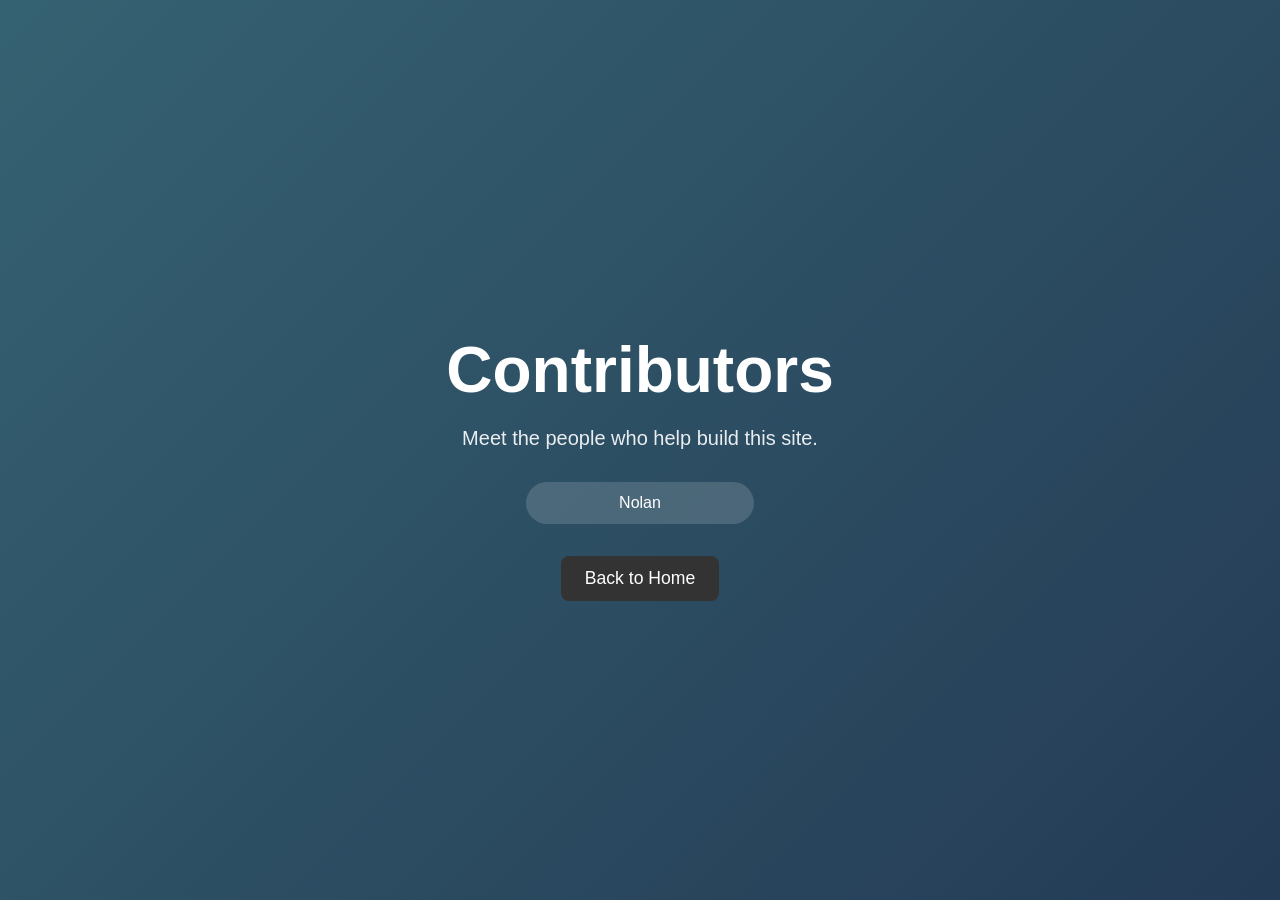
<file: contributors.html>
<!DOCTYPE html>
<html lang="en">
<head>
  <meta charset="UTF-8">
  <meta name="viewport" content="width=device-width, initial-scale=1.0">
  <link rel="stylesheet" href="style.css">
  <title>Contributors</title>
</head>
<body>
  <main class="home-fullscreen">
    <div class="home-center">
      <h1>Contributors</h1>
      <p>Meet the people who help build this site.</p>
      <ul class="contributors-list">
        <li><a href="Nolan.html">Nolan</a></li>
      </ul>
      <div class="home-buttons">
        <a class="button button-large" href="index.html">Back to Home</a>
      </div>
    </div>
  </main>
</body>
</html>
</file>
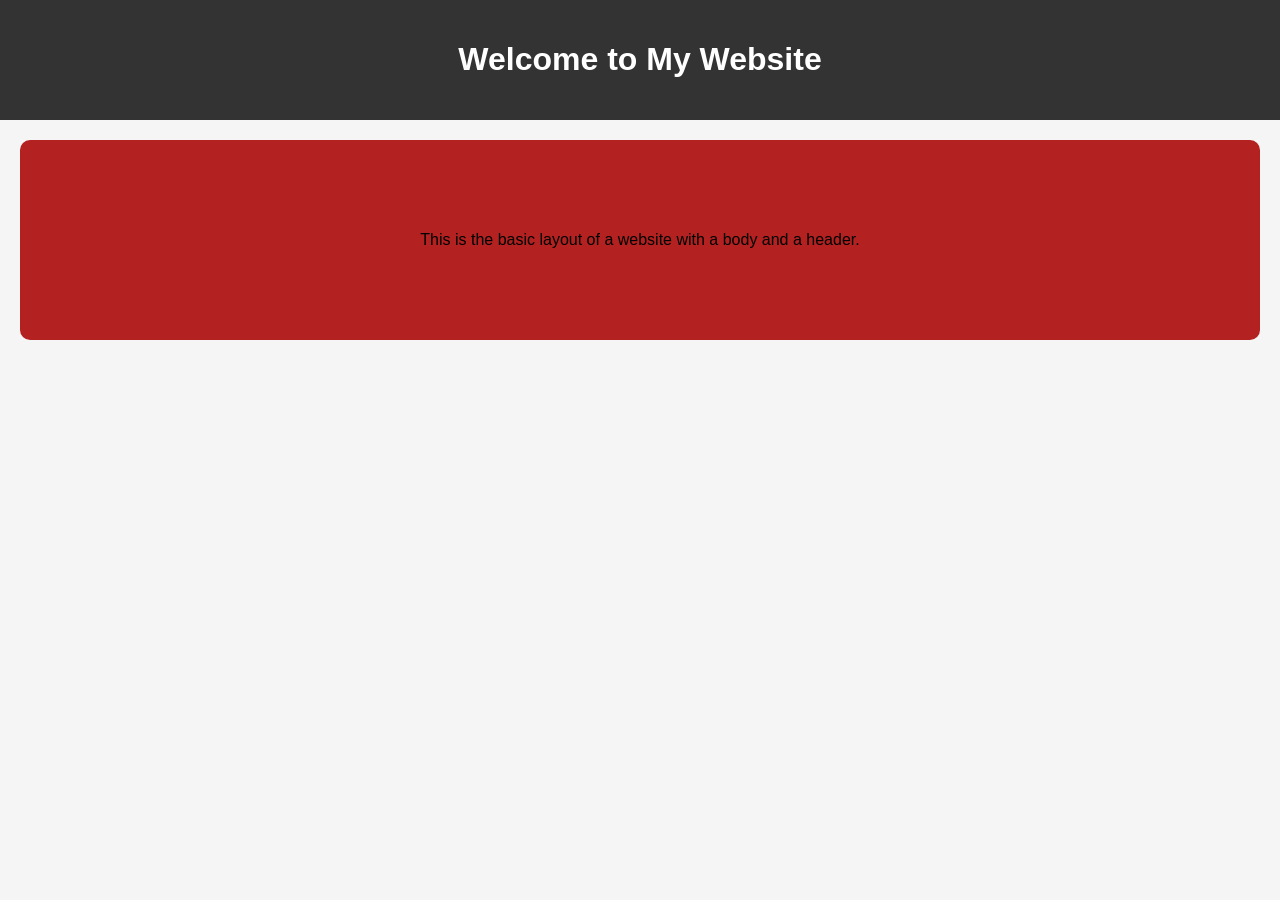
<file: Multisite.html>
<!DOCTYPE html>
<html lang="en">
<head>
  <meta charset="UTF-8">
  <meta name="viewport" content="width=device-width, initial-scale=1.0">
  <link rel="stylesheet" href="MultisiteStyle.css">
  <title>My Website</title>
</head>
<body>
  <header>
    <h1>Welcome to My Website</h1>
  </header>
  <main>
    <div class="testflex">
        <p>This is the basic layout of a website with a body and a header.</p>
    </div>
  </main>
</body>
</html>
</file>
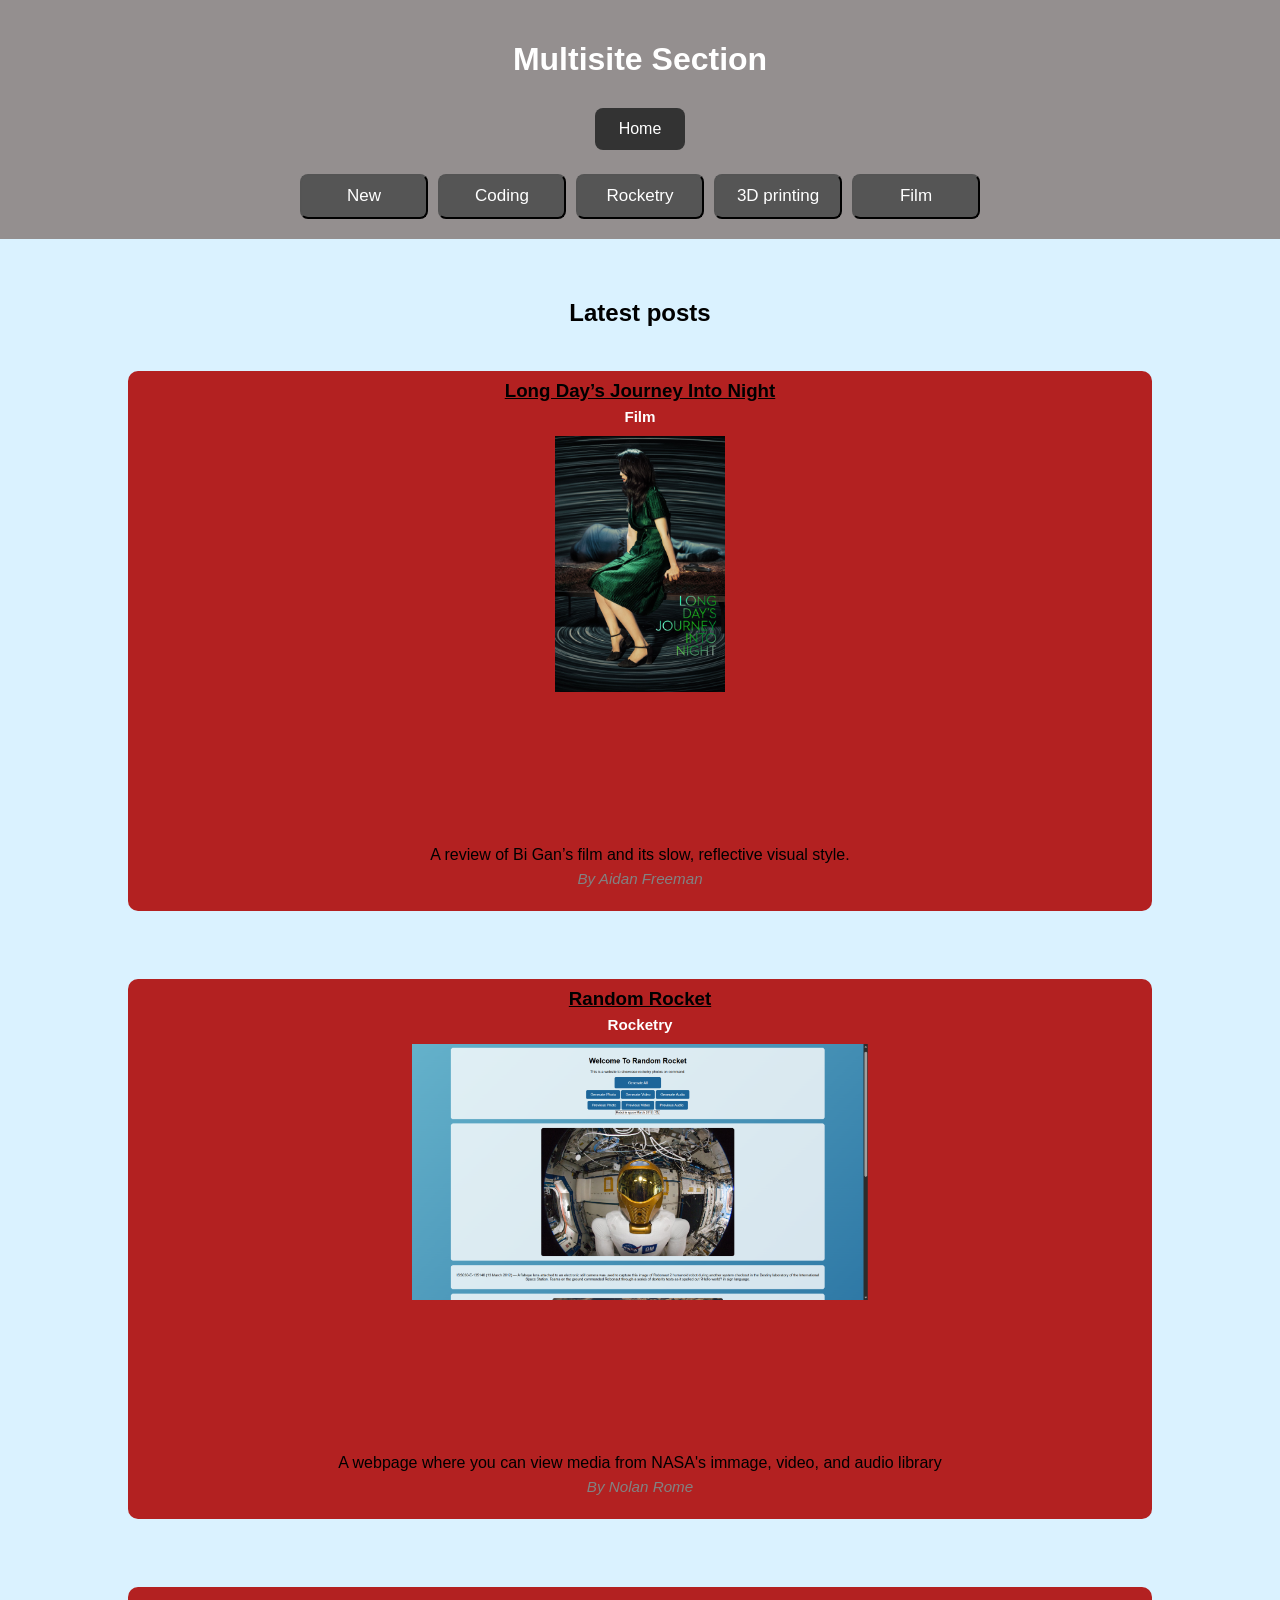
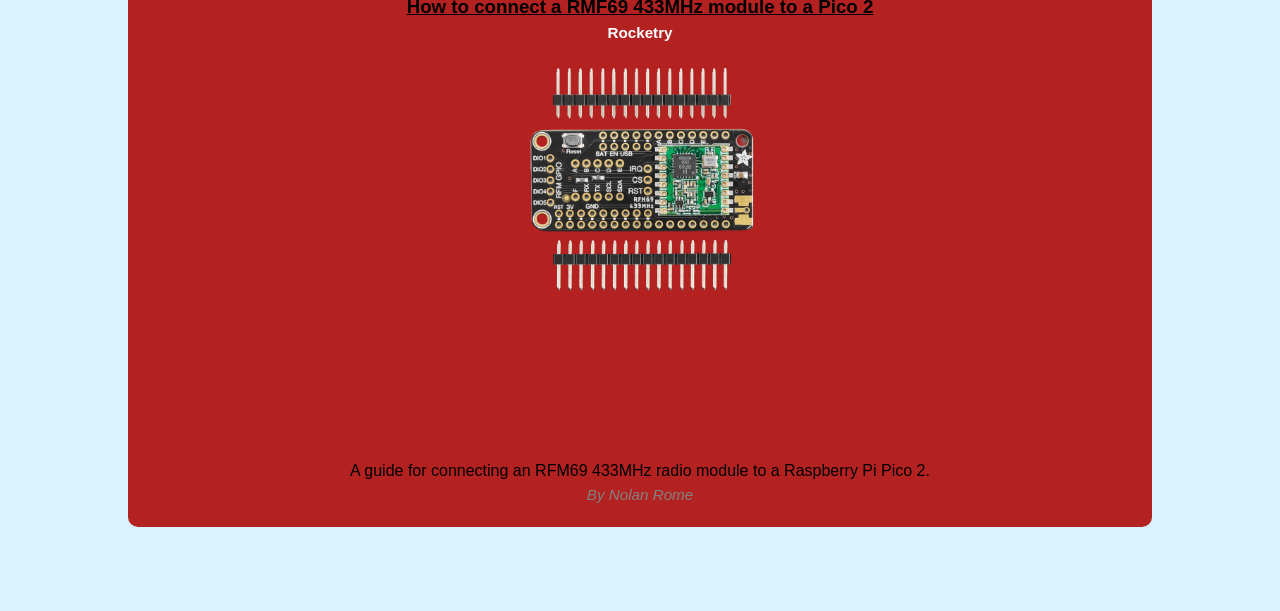
<file: multisite.html>
<!DOCTYPE html>
<html lang="en">
<head>
  <meta charset="UTF-8">
  <meta name="viewport" content="width=device-width, initial-scale=1.0">
  <link rel="stylesheet" href="multisite.css">
  <title>Multisite Section</title>
</head>
<body>
  <header>
    <h1>Multisite Section</h1>
    <nav class="site-nav">
      <a class="button" href="index.html">Home</a>
    </nav>
    <div class="tab-buttons">
      <button id="defaultOpen" class="tablink" onclick="openPage('New')"><span>New</span></button>
      <button class="tablink" onclick="openPage('Coding')"><span>Coding</span></button>
      <button class="tablink" onclick="openPage('Rocketry')"><span>Rocketry</span></button>
      <button class="tablink" onclick="openPage('3D printing')"><span>3D printing</span></button>
      <button class="tablink" onclick="openPage('Film')"><span>Film</span></button>
    </div>
  </header>
  <main>
    <div id="New" class="tabcontent">
      <h2>Latest posts</h2>
      <div class="section-posts" id="section-new">
        <p>Loading latest posts...</p>
      </div>
    </div>
    <div id="Coding" class="tabcontent">
      <h2>Coding posts</h2>
      <div class="section-posts" id="section-coding">
        <p>Loading coding posts...</p>
      </div>
    </div>
    <div id="Rocketry" class="tabcontent">
      <h2>Rocketry posts</h2>
      <div class="section-posts" id="section-rocketry">
        <p>Loading rocketry posts...</p>
      </div>
    </div>
    <div id="3D printing" class="tabcontent">
      <h2>3D printing posts</h2>
      <div class="section-posts" id="section-3d-printing">
        <p>Loading 3D printing posts...</p>
      </div>
    </div>
    <div id="Film" class="tabcontent">
      <h2>Film posts</h2>
      <div class="section-posts" id="section-film">
        <p>Loading film posts...</p>
      </div>
    </div>
  </main>
  <div id="post-index" style="display: none;">
    <a class="post-link"
          href="Documents/Rocketry Radio Update/Rocketry Radio Update.html"
          data-title="How to connect a RMF69 433MHz module to a Pico 2"
          data-description="A guide for connecting an RFM69 433MHz radio module to a Raspberry Pi Pico 2."
          data-date="2026-06-02"
          data-section="Rocketry"
          data-author="Nolan Rome"
          data-image="Documents/Rocketry Radio Update/Images/RFM69HCW 433MHz.png">
          How to connect a RMF69 433MHz module to a Pico 2
    </a>
    <a class="post-link"
          href="Documents/Long Day’s Journey Into Night/Long Day’s Journey Into Night.html"
          data-title="Long Day’s Journey Into Night"
          data-description="A review of Bi Gan’s film and its slow, reflective visual style."
          data-date="2026-07-01"
          data-section="Film"
          data-author="Aidan Freeman"
          data-image="Documents/Long Day’s Journey Into Night/Images/Long Day’s Journey Into Night Cover.jpg">
          Long Day’s Journey Into Night
    </a>
    <a class="post-link"
          href="https://gethub911809.github.io/Random-Rocket/"
          data-title="Random Rocket"
          data-description="A webpage where you can view media from NASA's immage, video, and audio library "
          data-date="2026-06-7"
          data-section="Rocketry"
          data-author="Nolan Rome"
          data-image="Documents/Website Images/Random-Rocket-Preview.png">
          Random Rocket
    </a>
    <!-- Add more post links here.
         For GitHub Pages or other external URLs, use data attributes to include metadata:
         data-title, data-description, data-date, data-section, data-image.
         Example for GitHub Pages:
         <a class="post-link"
            href="https://gethub911809.github.io/Random-Rocket/"
            data-title="Random Rocket"
            data-description="A GitHub Pages project about rockets."
            data-date="2026-06-17"
            data-section="Rocketry"
            data-image="https://gethub911809.github.io/Random-Rocket/preview.png">
           Random Rocket
         </a>

         Example for a local file (when opening multisite.html with file://):
         <a class="post-link"
            href="local-page.html"
            data-title="Local Project"
            data-description="A local HTML page example."
            data-date="2026-06-17"
            data-section="Coding"
            data-image="local-image.png">
           Local Project
         </a>
    -->
  </div>
  <script src="script.js"></script>
</body>
</html>
</file>
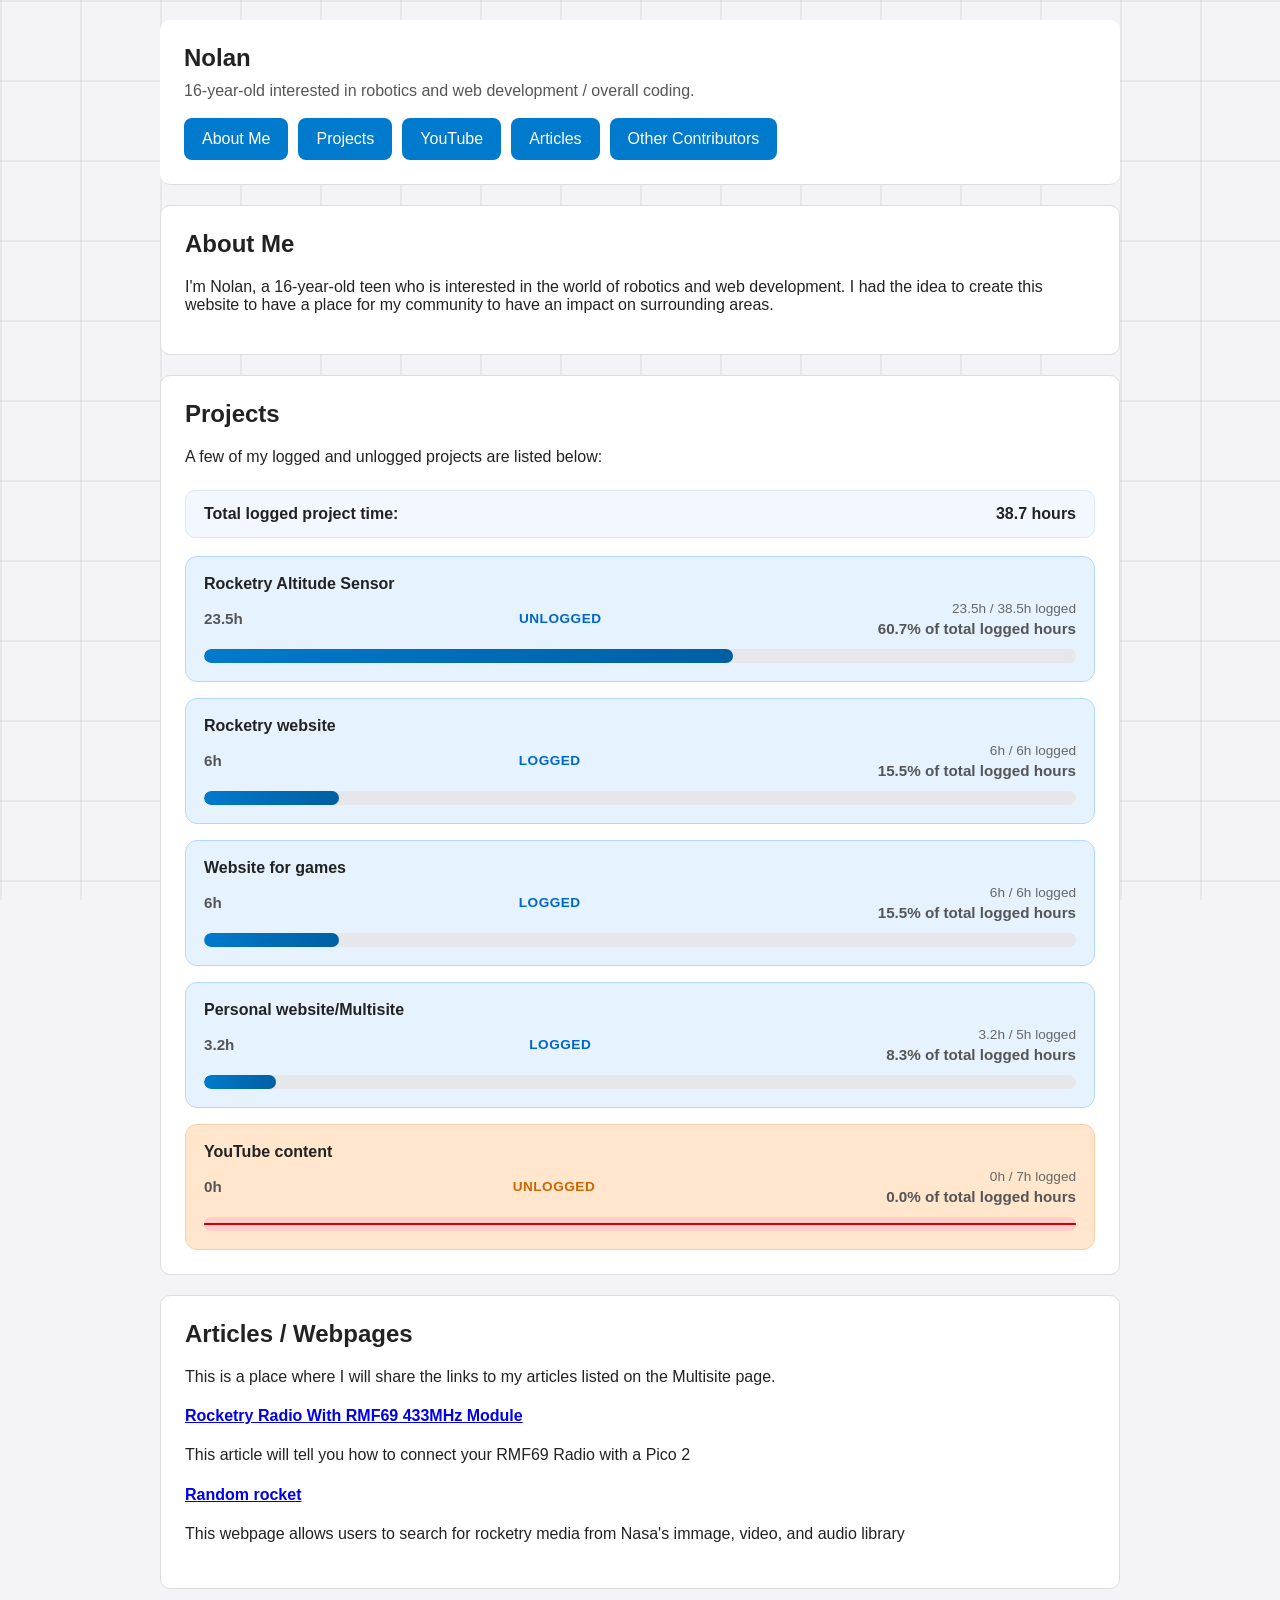
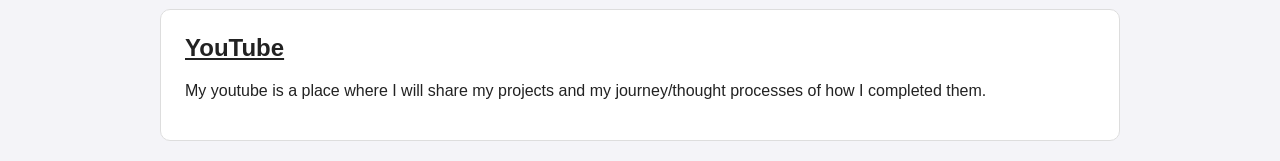
<file: Nolan.html>
<!DOCTYPE html>
<html lang="en">
<head>
  <meta charset="UTF-8">
  <meta name="viewport" content="width=device-width, initial-scale=1.0">
  <title>Nolan</title>
  <link rel="stylesheet" href="Nolan.css">
  <!-- Page-specific styling is stored in Nolan.css -->
</head>
<body>
  <div class="container">
    <section class="header">
      <div class="bio">
        <h1>Nolan</h1>
        <p>16-year-old interested in robotics and web development / overall coding.</p>
      </div>
      <div class="buttons">
        <a href="#about">About Me</a>
        <a href="#projects">Projects</a>
        <a href="#youtube">YouTube</a>
        <a href="#articles">Articles</a>
        <!-- <a href="#time-spent">Time Spent</a> --> 
        <a href="contributors.html">Other Contributors</a>
      </div>
    </section>

    <section id="about" class="section">
      <h2>About Me</h2>
      <p>I'm Nolan, a 16-year-old teen who is interested in the world of robotics and web development. I had the idea to create this website to have a place for my community to have an impact on surrounding areas.</p>
    </section>

    <section id="projects" class="section">
      <h2>Projects</h2>
      <p>A few of my logged and unlogged projects are listed below:</p>
      <div class="project-summary">
        <div class="project-total">
          <span>Total logged project time:</span>
          <strong id="project-total-hours">0 hours</strong>
        </div>
        <div class="project-list">

          <div class="project" data-hours="5" data-logged-hours="3.2" data-status="logged">
            <div class="project-label">Personal website/Multisite</div>
            <div class="project-meta">
              <div class="project-meta-left">
                <span class="project-hours">0h</span>
              </div>
              <div class="project-meta-middle">
                <span class="project-status">logged</span>
              </div>
              <div class="project-meta-right">
                <span class="project-hours-detail" aria-hidden="true"></span>
                <span class="project-percent-stack">
                  <span class="project-percent-total">0%</span>
                </span>
              </div>
            </div>
            <div class="project-bar">
              <div class="project-fill project-fill-logged"></div>
              <div class="project-fill project-fill-unlogged"></div>
            </div>
          </div>

          <div class="project" data-hours="6" data-logged-hours="6" data-status="logged">
            <div class="project-label">Rocketry website</div>
            <div class="project-meta">
              <div class="project-meta-left">
                <span class="project-hours">0h</span>
              </div>
              <div class="project-meta-middle">
                <span class="project-status">logged</span>
              </div>
              <div class="project-meta-right">
                <span class="project-hours-detail" aria-hidden="true"></span>
                <span class="project-percent-stack">
                  <span class="project-percent-total">0%</span>
                </span>
              </div>
            </div>
            <div class="project-bar">
              <div class="project-fill project-fill-logged"></div>
              <div class="project-fill project-fill-unlogged"></div>
            </div>
          </div>

          <div class="project" data-hours="6" data-logged-hours="6" data-status="logged">
            <div class="project-label">Website for games</div>
            <div class="project-meta">
              <div class="project-meta-left">
                <span class="project-hours">0h</span>
              </div>
              <div class="project-meta-middle">
                <span class="project-status">logged</span>
              </div>
              <div class="project-meta-right">
                <span class="project-hours-detail" aria-hidden="true"></span>
                <span class="project-percent-stack">
                  <span class="project-percent-total">0%</span>
                </span>
              </div>
            </div>
            <div class="project-bar">
              <div class="project-fill project-fill-logged"></div>
              <div class="project-fill project-fill-unlogged"></div>
            </div>
          </div>

          <div class="project" data-hours="38.5" data-logged-hours="23.5" data-status="logged">
            <div class="project-label">Rocketry Altitude Sensor</div>
            <div class="project-meta">
              <div class="project-meta-left">
                <span class="project-hours">0h</span>
              </div>
              <div class="project-meta-middle">
                <span class="project-status">Unlogged</span>
              </div>
              <div class="project-meta-right">
                <span class="project-hours-detail" aria-hidden="true"></span>
                <span class="project-percent-stack">
                  <span class="project-percent-total">0%</span>
                </span>
              </div>
            </div>
            <div class="project-bar">
              <div class="project-fill project-fill-logged"></div>
              <div class="project-fill project-fill-unlogged"></div>
            </div>
          </div>

          <div class="project" data-hours="7" data-logged-hours="0" data-status="not-logged">
            <div class="project-label">YouTube content</div>
            <div class="project-meta">
              <div class="project-meta-left">
                <span class="project-hours">0h</span>
              </div>
              <div class="project-meta-middle">
                <span class="project-status">Unlogged</span>
              </div>
              <div class="project-meta-right">
                <span class="project-hours-detail" aria-hidden="true"></span>
                <span class="project-percent-stack">
                  <span class="project-percent-total">0%</span>
                </span>
              </div>
            </div>
            <div class="project-bar">
              <div class="project-fill project-fill-logged"></div>
              <div class="project-fill project-fill-unlogged"></div>
            </div>
          </div>

        </div>
      </div>
    </section>

    <section id="articles" class="section">
      <h2>Articles / Webpages</h2>
      <p>This is a place where I will share the links to my articles listed on the Multisite page.</p>
      <div>
        <h4><a href="rocketry_radio_update_june2nd26.html">Rocketry Radio With RMF69 433MHz Module</a></h4>
        <p>This article will tell you how to connect your RMF69 Radio with a Pico 2</p>
      </div>
      <div>
        <h4><a href="https://gethub911809.github.io/Random-Rocket/">Random rocket</a></h4>
        <p>This webpage allows users to search for rocketry media from Nasa's immage, video, and audio library</p>
      </div>
      <div>
        <h4><a href=""></a></h4>
        <p></p>
      </div>
    </section>

    <section id="youtube" class="section">
      <h2><a href="https://www.youtube.com/@NilonSedocode" target="_blank" rel="noopener noreferrer" style="text-decoration: underline; color: inherit;">YouTube</a></h2>
      <p>My youtube is a place where I will share my projects and my journey/thought processes of how I completed them.</p>
    </section>
  </div>
  <script src="Nolan.js"></script>
</body>
</html>
</file>
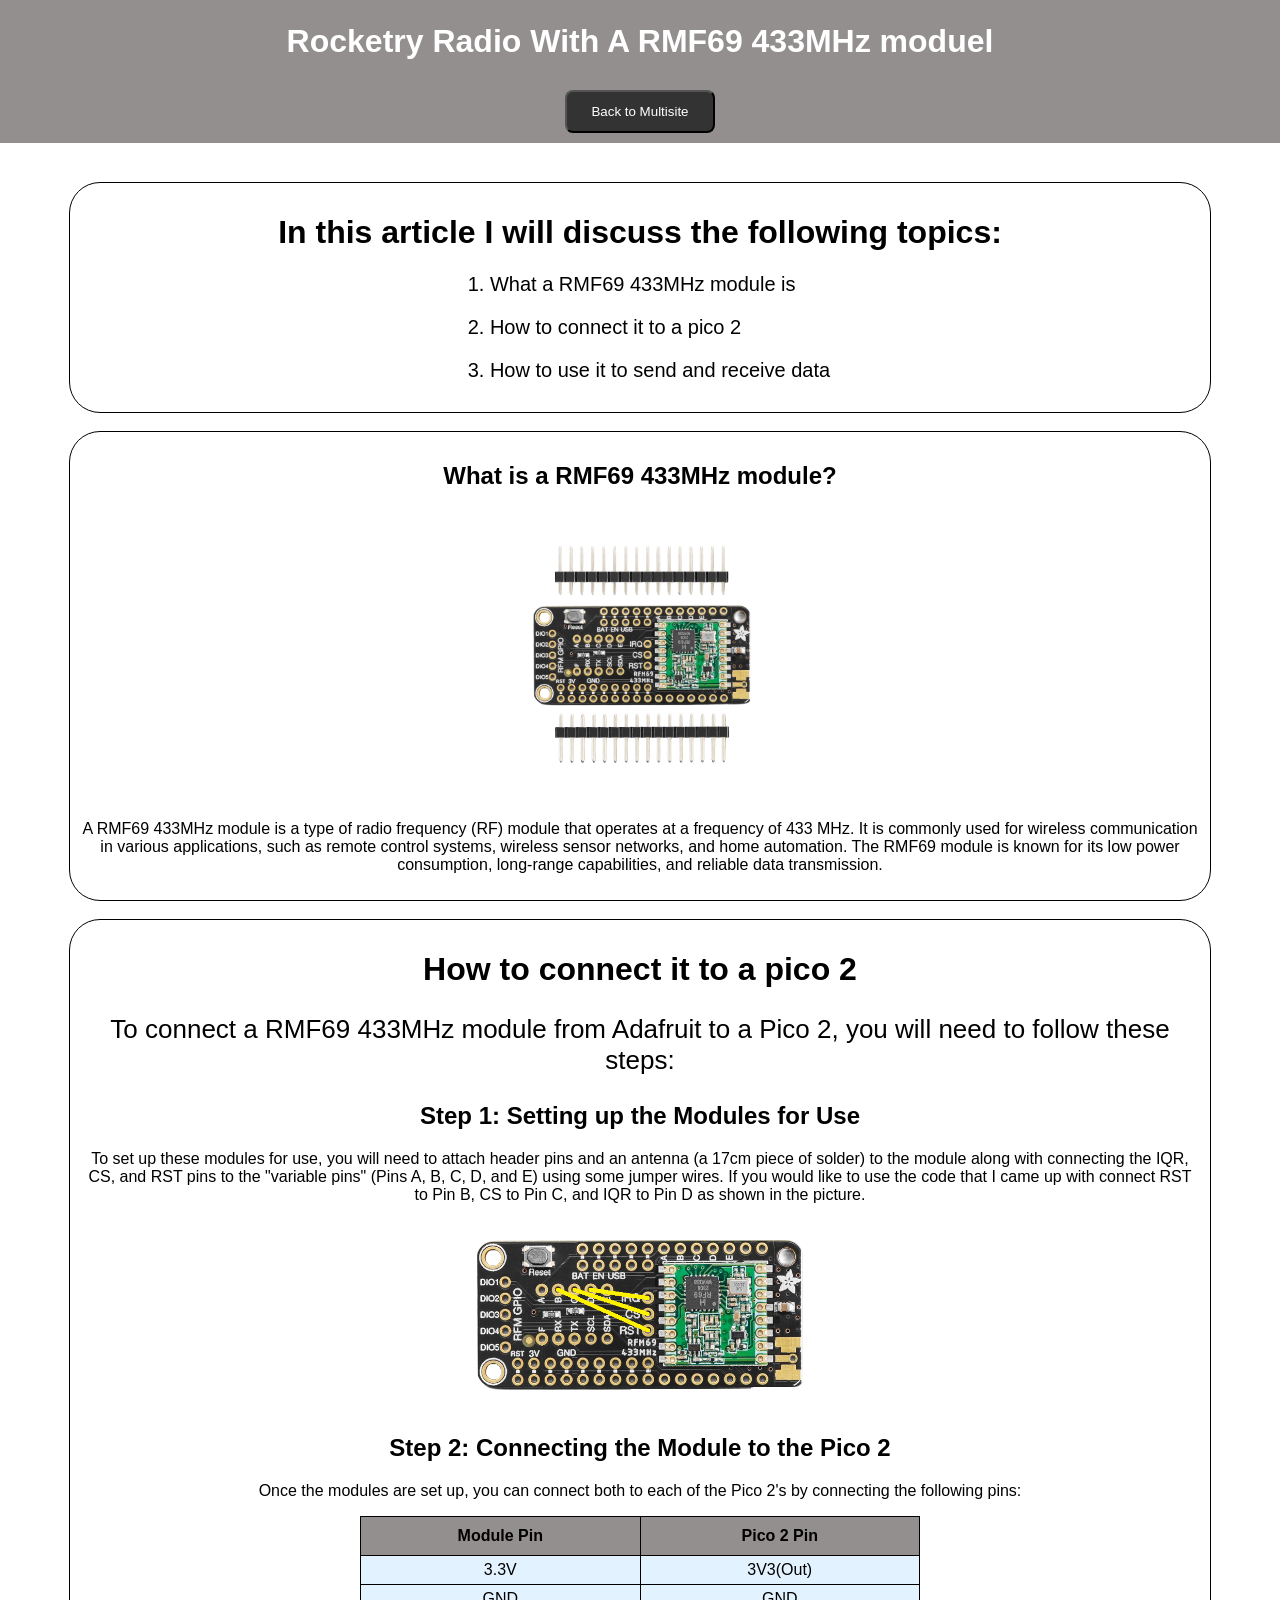
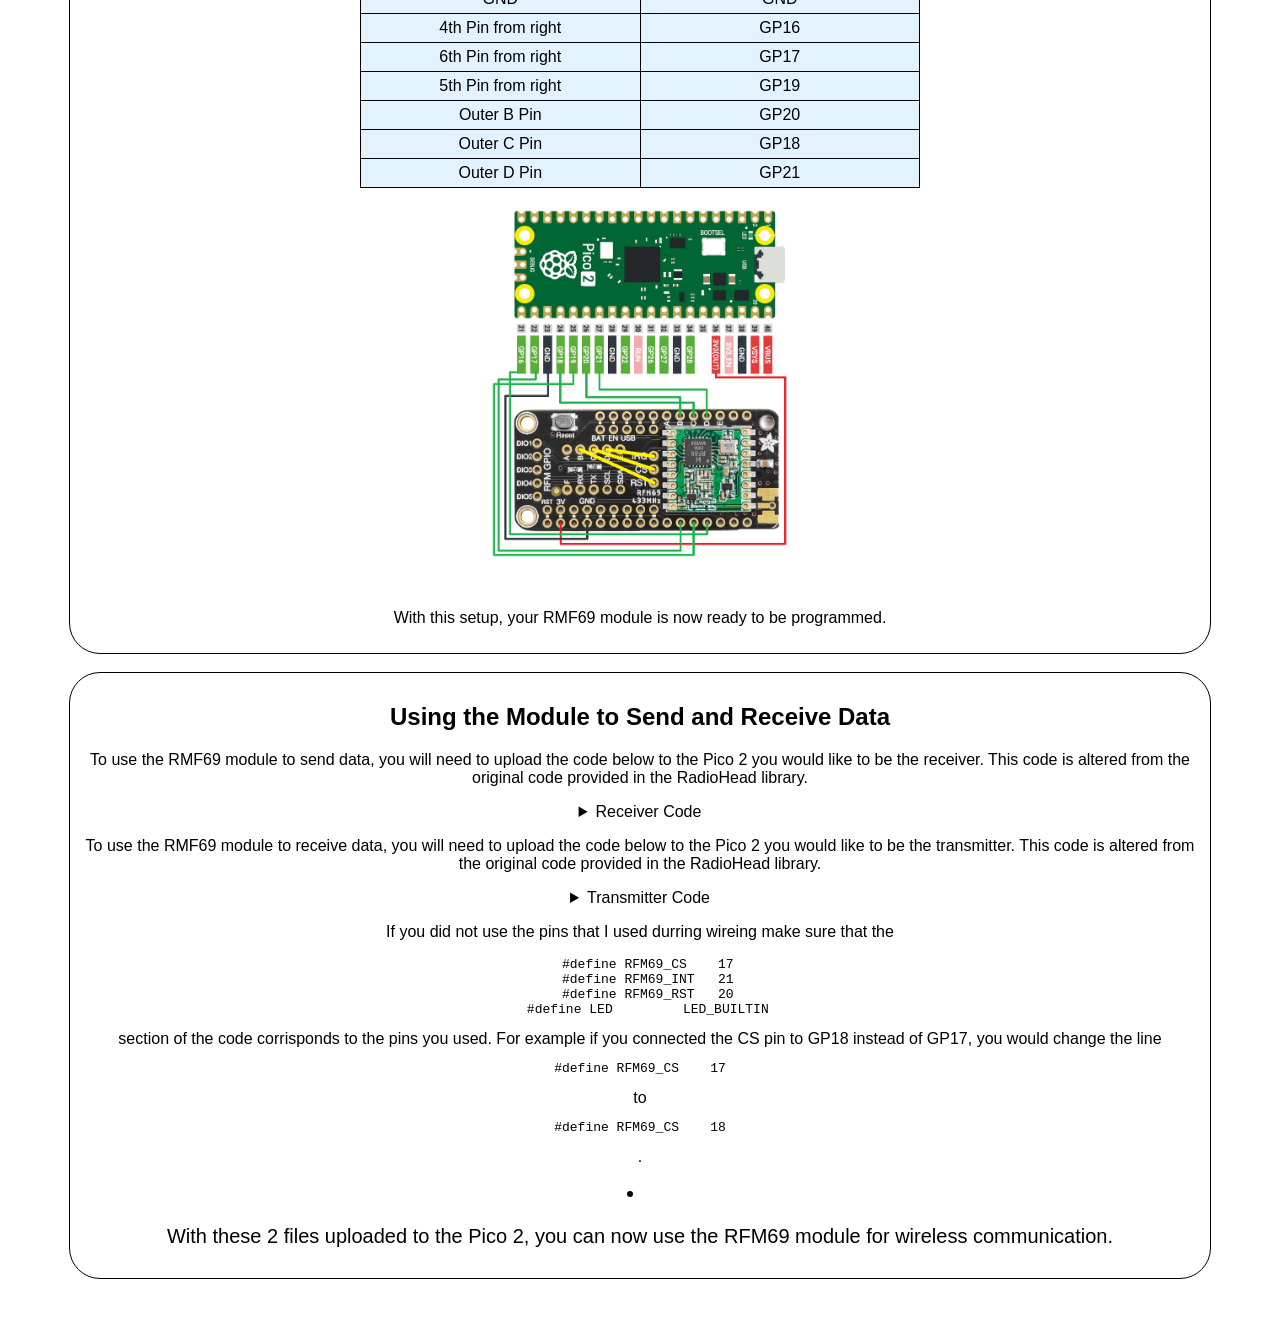
<file: rocketry_radio_update_june2nd26.html>
<!DOCTYPE html>
<html lang="en">
<head>
  <meta charset="UTF-8">
  <meta name="viewport" content="width=device-width, initial-scale=1.0">
  <meta name="description" content="A guide for connecting an RFM69 433MHz radio module to a Raspberry Pi Pico 2.">
  <meta name="datePublished" content="2026-06-02">
  <meta name="articleSection" content="Rocketry">
  <meta property="og:image" content="RFM69HCW 433MHz.png">
  <link rel="stylesheet" href="rocketry_radio_update_june2nd26.css">
  <title>Rocketry Radio With RMF69 433MHz moduel</title>
</head>
<body>
  <header>
    <h1>Rocketry Radio With A RMF69 433MHz moduel</h1>
    <button class="button" onclick="window.location.href='multisite.html'"><span>Back to Multisite</span></button>
  </header>
  <main>
    <div>
      <h1>In this article I will discuss the following topics:</h1>
      <ol>
        <li>
          <p>What a RMF69 433MHz module is</p>
        </li>
        <li>
          <p>How to connect it to a pico 2</p>
        </li>
        <li>
          <p>How to use it to send and receive data</p>
        </li>
      </ol>
    </div>
    <div>
      <h2>What is a RMF69 433MHz module?</h2>
      <img class="image" src="RFM69HCW 433MHz.png" alt="RMF69 module image" height="250" style="padding: 20px;">
      <p>A RMF69 433MHz module is a type of radio frequency (RF) module that operates at a frequency of 433 MHz. It is commonly used for wireless communication in various applications, such as remote control systems, wireless sensor networks, and home automation. The RMF69 module is known for its low power consumption, long-range capabilities, and reliable data transmission.</p>
    </div>
    <div>
      <h1>How to connect it to a pico 2</h1>
      <p style="font-size: 26px;">To connect a RMF69 433MHz module from Adafruit to a Pico 2, you will need to follow these steps:</p>
        <h2>Step 1: Setting up the Modules for Use</h2>
        <p>To set up these modules for use, you will need to attach header pins and an antenna (a 17cm piece of solder) to the module along with connecting the IQR, CS, and RST pins to the "variable pins" (Pins A, B, C, D, and E) using some jumper wires. If you would like to use the code that I came up with connect RST to Pin B, CS to Pin C, and IQR to Pin D as shown in the picture.</p>
        <img class="image" src="RFM69HCW 433MHz - Copy.png" alt="RMF69 module with header pins and connections" height="150" style="padding: 20px;">
      
        <h2>Step 2: Connecting the Module to the Pico 2</h2>
        <p>Once the modules are set up, you can connect both to each of the Pico 2's by connecting the following pins:</p>
        <table>
          <tr id="table-header">
            <th>Module Pin</th>
            <th>Pico 2 Pin</th>
          </tr>
          <tr>
            <td>3.3V</td>
            <td>3V3(Out)</td>
          </tr>
          <tr>
            <td>GND</td>
            <td>GND</td>
          </tr>
          <tr>
            <td>4th Pin from right</td>
            <td>GP16</td>
          </tr>
          <tr>
            <td>6th Pin from right</td>
            <td>GP17</td>
          </tr>
          <tr>
            <td>5th Pin from right</td>
            <td>GP19</td>
          </tr>
          <tr>
            <td>Outer B Pin</td>
            <td>GP20</td>
          </tr>
          <tr>
            <td>Outer C Pin</td>
            <td>GP18</td>
          </tr>
          <tr>
            <td>Outer D Pin</td>
            <td>GP21</td>
          </tr>
        </table>
        <img class="image" src="RFM69HCW 433MHz - Copy copy.png" alt="RMF69 module connected to Pico 2" width="300" style="padding: 20px;">
        <p>With this setup, your RMF69 module is now ready to be programmed.</p>
        
    </div>
    <div>
     <h2>Using the Module to Send and Receive Data</h2>
        <p>To use the RMF69 module to send data, you will need to upload the code below to the Pico 2 you would like to be the receiver. This code is altered from the original code provided in the RadioHead library.</p>
        <details class="code-box">
          <summary>Receiver Code</summary>
          
          <pre><code>// rf69 demo tx rx.pde
  // -*- mode: C++ -*-
  // Example sketch showing how to create a simple messaging client
  // with the RH_RF69 class. RH_RF69 class does not provide for addressing
  // or reliability, so you should only use RH_RF69 if you do not need the
  // higher level messaging abilities.
  // It is designed to work with the other example RadioHead69_RawDemo_TX.
  // Demonstrates the use of AES encryption, setting the frequency and
  // modem configuration.

  #include <SPI.h>
  #include <RH_RF69.h>

  /************ Radio Setup ***************/

  // Change to 434.0 or other frequency, must match RX's freq!
  #define RF69_FREQ 433.0

  // First 3 here are boards w/radio BUILT-IN. Boards using FeatherWing follow.
  #if defined (__AVR_ATmega32U4__)  // Feather 32u4 w/Radio
  #define RFM69_CS    8
  #define RFM69_INT   7
  #define RFM69_RST   4
  #define LED        13

  #elif defined(ADAFRUIT_FEATHER_M0) || defined(ADAFRUIT_FEATHER_M0_EXPRESS) || defined(ARDUINO_SAMD_FEATHER_M0)  // Feather M0 w/Radio
  #define RFM69_CS    8
  #define RFM69_INT   3
  #define RFM69_RST   4
  #define LED        13

  #elif defined(ARDUINO_ADAFRUIT_FEATHER_RP2040_RFM)  // Feather RP2040 w/Radio
  #define RFM69_CS   16
  #define RFM69_INT  21
  #define RFM69_RST  17
  #define LED        LED_BUILTIN

  #elif defined (__AVR_ATmega328P__)  // Feather 328P w/wing
  #define RFM69_CS    4  //
  #define RFM69_INT   3  //
  #define RFM69_RST   2  // "A"
  #define LED        13

  #elif defined(ESP8266)  // ESP8266 feather w/wing
  #define RFM69_CS    2  // "E"
  #define RFM69_INT  15  // "B"
  #define RFM69_RST  16  // "D"
  #define LED         0

  #elif defined(ARDUINO_ADAFRUIT_FEATHER_ESP32S2) || defined(ARDUINO_NRF52840_FEATHER) || defined(ARDUINO_NRF52840_FEATHER_SENSE)
  #define RFM69_CS   10  // "B"
  #define RFM69_INT   9  // "A"
  #define RFM69_RST  11  // "C"
  #define LED        13

  #elif defined(ESP32)  // ESP32 feather w/wing
  #define RFM69_CS   33  // "B"
  #define RFM69_INT  27  // "A"
  #define RFM69_RST  13  // same as LED
  #define LED        13

  #elif defined(ARDUINO_NRF52832_FEATHER)  // nRF52832 feather w/wing
  #define RFM69_CS   11  // "B"
  #define RFM69_INT  31  // "C"
  #define RFM69_RST   7  // "A"
  #define LED        17

  #endif

  /* Teensy 3.x w/wing
  #define RFM69_CS     10  // "B"
  #define RFM69_INT     4  // "C"
  #define RFM69_RST     9  // "A"
  #define RFM69_IRQN   digitalPinToInterrupt(RFM69_INT)
  */

  /* WICED Feather w/wing
  #define RFM69_CS     PB4  // "B"
  #define RFM69_INT    PA15 // "C"
  #define RFM69_RST    PA4  // "A"
  #define RFM69_IRQN   RFM69_INT
  */

  #define RFM69_CS    17
  #define RFM69_INT   21
  #define RFM69_RST   20
  #define LED         LED_BUILTIN

  // Singleton instance of the radio driver
  RH_RF69 rf69(RFM69_CS, RFM69_INT);

  void setup() {
  Serial.begin(115200);
  //while (!Serial) delay(1); // Wait for Serial Console (comment out line if no computer)

  pinMode(LED, OUTPUT);
  pinMode(RFM69_RST, OUTPUT);
  digitalWrite(RFM69_RST, LOW);

  Serial.println("Feather RFM69 RX Test!");
  Serial.println();

  // manual reset
  digitalWrite(RFM69_RST, HIGH);
  delay(10);
  digitalWrite(RFM69_RST, LOW);
  delay(10);

  if (!rf69.init()) {
    Serial.println("RFM69 radio init failed");
    while (1);
  }
  Serial.println("RFM69 radio init OK!");

  // Defaults after init are 434.0MHz, modulation GFSK_Rb250Fd250, +13dbM (for low power module)
  // No encryption
  if (!rf69.setFrequency(RF69_FREQ)) {
    Serial.println("setFrequency failed");
  }

  // If you are using a high power RF69 eg RFM69HW, you *must* set a Tx power with the
  // ishighpowermodule flag set like this:
  rf69.setTxPower(20, true);  // range from 14-20 for power, 2nd arg must be true for 69HCW

  // The encryption key has to be the same as the one in the server
  uint8_t key[] = { 0x01, 0x02, 0x03, 0x04, 0x05, 0x06, 0x07, 0x08,
                    0x01, 0x02, 0x03, 0x04, 0x05, 0x06, 0x07, 0x08};
  rf69.setEncryptionKey(key);

  Serial.print("RFM69 radio @");  Serial.print((int)RF69_FREQ);  Serial.println(" MHz");
  }

  void loop() {
  if (rf69.available()) {
    // Should be a message for us now
    uint8_t buf[RH_RF69_MAX_MESSAGE_LEN];
    uint8_t len = sizeof(buf);
    if (rf69.recv(buf, &len)) {
      if (!len) return;
      buf[len] = 0;
      Serial.print("Received [");
      Serial.print(len);
      Serial.print("]: ");
      Serial.println((char*)buf);
      Serial.print("RSSI: ");
      Serial.println(rf69.lastRssi(), DEC);

      if (strstr((char *)buf, "Hello World")) {
        // Send a reply!
        uint8_t data[] = "And hello back to you";
        rf69.send(data, sizeof(data));
        Serial.println("Sending a reply");
        rf69.waitPacketSent();
        Blink(LED, 40, 3); // blink LED 3 times, 40ms between blinks
      }
    } else {
      Serial.println("Receive failed");
    }
  }
  }

  void Blink(byte pin, byte delay_ms, byte loops) {
  while (loops--) {
    digitalWrite(pin, HIGH);
    delay(delay_ms);
    digitalWrite(pin, LOW);
    delay(delay_ms);
  }
  }
          </code></pre>
        </details>
        <p>To use the RMF69 module to receive data, you will need to upload the code below to the Pico 2 you would like to be the transmitter. This code is altered from the original code provided in the RadioHead library.</p>
        <details class="code-box">
          <summary>Transmitter Code</summary>
          <pre><code>// rf69 demo tx rx.pde
  // -*- mode: C++ -*-
  // Example sketch showing how to create a simple messaging client
  // with the RH_RF69 class. RH_RF69 class does not provide for addressing
  // or reliability, so you should only use RH_RF69 if you do not need the
  // higher level messaging abilities.
  // It is designed to work with the other example RadioHead69_RawDemo_RX.
  // Demonstrates the use of AES encryption, setting the frequency and
  // modem configuration.

  #include <SPI.h>
  #include <RH_RF69.h>

  /************ Radio Setup ***************/

  // Change to 434.0 or other frequency, must match RX's freq!
  #define RF69_FREQ 433.0

  // First 3 here are boards w/radio BUILT-IN. Boards using FeatherWing follow.
  #if defined (__AVR_ATmega32U4__)  // Feather 32u4 w/Radio
  #define RFM69_CS    8
  #define RFM69_INT   7
  #define RFM69_RST   4
  #define LED        13

  #elif defined(ADAFRUIT_FEATHER_M0) || defined(ADAFRUIT_FEATHER_M0_EXPRESS) || defined(ARDUINO_SAMD_FEATHER_M0)  // Feather M0 w/Radio
  #define RFM69_CS    8
  #define RFM69_INT   3
  #define RFM69_RST   4
  #define LED        13

  #elif defined(ARDUINO_ADAFRUIT_FEATHER_RP2040_RFM)  // Feather RP2040 w/Radio
  #define RFM69_CS   16
  #define RFM69_INT  21
  #define RFM69_RST  17
  #define LED        LED_BUILTIN

  #elif defined (__AVR_ATmega328P__)  // Feather 328P w/wing
  #define RFM69_CS    4  //
  #define RFM69_INT   3  //
  #define RFM69_RST   2  // "A"
  #define LED        13

  #elif defined(ESP8266)  // ESP8266 feather w/wing
  #define RFM69_CS    2  // "E"
  #define RFM69_INT  15  // "B"
  #define RFM69_RST  16  // "D"
  #define LED         0

  #elif defined(ARDUINO_ADAFRUIT_FEATHER_ESP32S2) || defined(ARDUINO_NRF52840_FEATHER) || defined(ARDUINO_NRF52840_FEATHER_SENSE)
  #define RFM69_CS   10  // "B"
  #define RFM69_INT   9  // "A"
  #define RFM69_RST  11  // "C"
  #define LED        13

  #elif defined(ESP32)  // ESP32 feather w/wing
  #define RFM69_CS   33  // "B"
  #define RFM69_INT  27  // "A"
  #define RFM69_RST  13  // same as LED
  #define LED        13

  #elif defined(ARDUINO_NRF52832_FEATHER)  // nRF52832 feather w/wing
  #define RFM69_CS   11  // "B"
  #define RFM69_INT  31  // "C"
  #define RFM69_RST   7  // "A"
  #define LED        17

  #endif

  /* Teensy 3.x w/wing
  #define RFM69_CS     10  // "B"
  #define RFM69_INT     4  // "C"
  #define RFM69_RST     9  // "A"
  #define RFM69_IRQN   digitalPinToInterrupt(RFM69_INT)
  */

  /* WICED Feather w/wing
  #define RFM69_CS     PB4  // "B"
  #define RFM69_INT    PA15 // "C"
  #define RFM69_RST    PA4  // "A"
  #define RFM69_IRQN   RFM69_INT
  */

  #define RFM69_CS    17
  #define RFM69_INT   21
  #define RFM69_RST   20
  #define LED         LED_BUILTIN

  // Singleton instance of the radio driver
  RH_RF69 rf69(RFM69_CS, RFM69_INT);

  int16_t packetnum = 0;  // packet counter, we increment per xmission

  void setup() {
  Serial.begin(115200);
  //while (!Serial) delay(1); // Wait for Serial Console (comment out line if no computer)

  pinMode(53, OUTPUT);

  pinMode(LED, OUTPUT);
  pinMode(RFM69_RST, OUTPUT);
  digitalWrite(RFM69_RST, LOW);

  Serial.println("Feather RFM69 TX Test!");
  Serial.println();

  // manual reset
  digitalWrite(RFM69_RST, HIGH);
  delay(10);
  digitalWrite(RFM69_RST, LOW);
  delay(10);

  if (!rf69.init()) {
    Serial.println("RFM69 radio init failed");
    while (1);
  }
  Serial.println("RFM69 radio init OK!");
  // Defaults after init are 434.0MHz, modulation GFSK_Rb250Fd250, +13dbM (for low power module)
  // No encryption
  if (!rf69.setFrequency(RF69_FREQ)) {
    Serial.println("setFrequency failed");
  }

  // If you are using a high power RF69 eg RFM69HW, you *must* set a Tx power with the
  // ishighpowermodule flag set like this:
  rf69.setTxPower(20, true);  // range from 14-20 for power, 2nd arg must be true for 69HCW

  // The encryption key has to be the same as the one in the server
  uint8_t key[] = { 0x01, 0x02, 0x03, 0x04, 0x05, 0x06, 0x07, 0x08,
                    0x01, 0x02, 0x03, 0x04, 0x05, 0x06, 0x07, 0x08};
  rf69.setEncryptionKey(key);

  Serial.print("RFM69 radio @");  Serial.print((int)RF69_FREQ);  Serial.println(" MHz");
  }

  void loop() {
  delay(1000);  // Wait 1 second between transmits, could also 'sleep' here!

  char radiopacket[20] = "Hello World #";
  itoa(packetnum++, radiopacket+13, 10);
  Serial.print("Sending "); Serial.println(radiopacket);

  // Send a message!
  rf69.send((uint8_t *)radiopacket, strlen(radiopacket));
  rf69.waitPacketSent();

  // Now wait for a reply
  uint8_t buf[RH_RF69_MAX_MESSAGE_LEN];
  uint8_t len = sizeof(buf);

  if (rf69.waitAvailableTimeout(500)) {
    if (rf69.recv(buf, &len)) {
      Serial.print("Got a reply: ");
      Serial.println((char*)buf);
      Blink(LED, 50, 3);
    } else {
      Serial.println("Receive failed");
    }
  } else {
    Serial.println("No reply, is another RFM69 listening?");
  }
  }

  void Blink(byte pin, byte delay_ms, byte loops) {
  while (loops--) {
    digitalWrite(pin, HIGH);
    delay(delay_ms);
    digitalWrite(pin, LOW);
    delay(delay_ms);
  }
  }
          </code></pre>
        </details>
        <p>If you did not use the pins that I used durring wireing make sure that the <pre><code>  #define RFM69_CS    17
  #define RFM69_INT   21
  #define RFM69_RST   20
  #define LED         LED_BUILTIN</code></pre> section of the code corrisponds to the pins you used. For example if you connected the CS pin to GP18 instead of GP17, you would change the line <pre><code>#define RFM69_CS    17</code></pre> to <pre><code>#define RFM69_CS    18</code></pre>.</p>
      </li>
      <li>
        <p>With these 2 files uploaded to the Pico 2, you can now use the RFM69 module for wireless communication.</p>
    </div>
  </main>
</body>
</html>
</file>
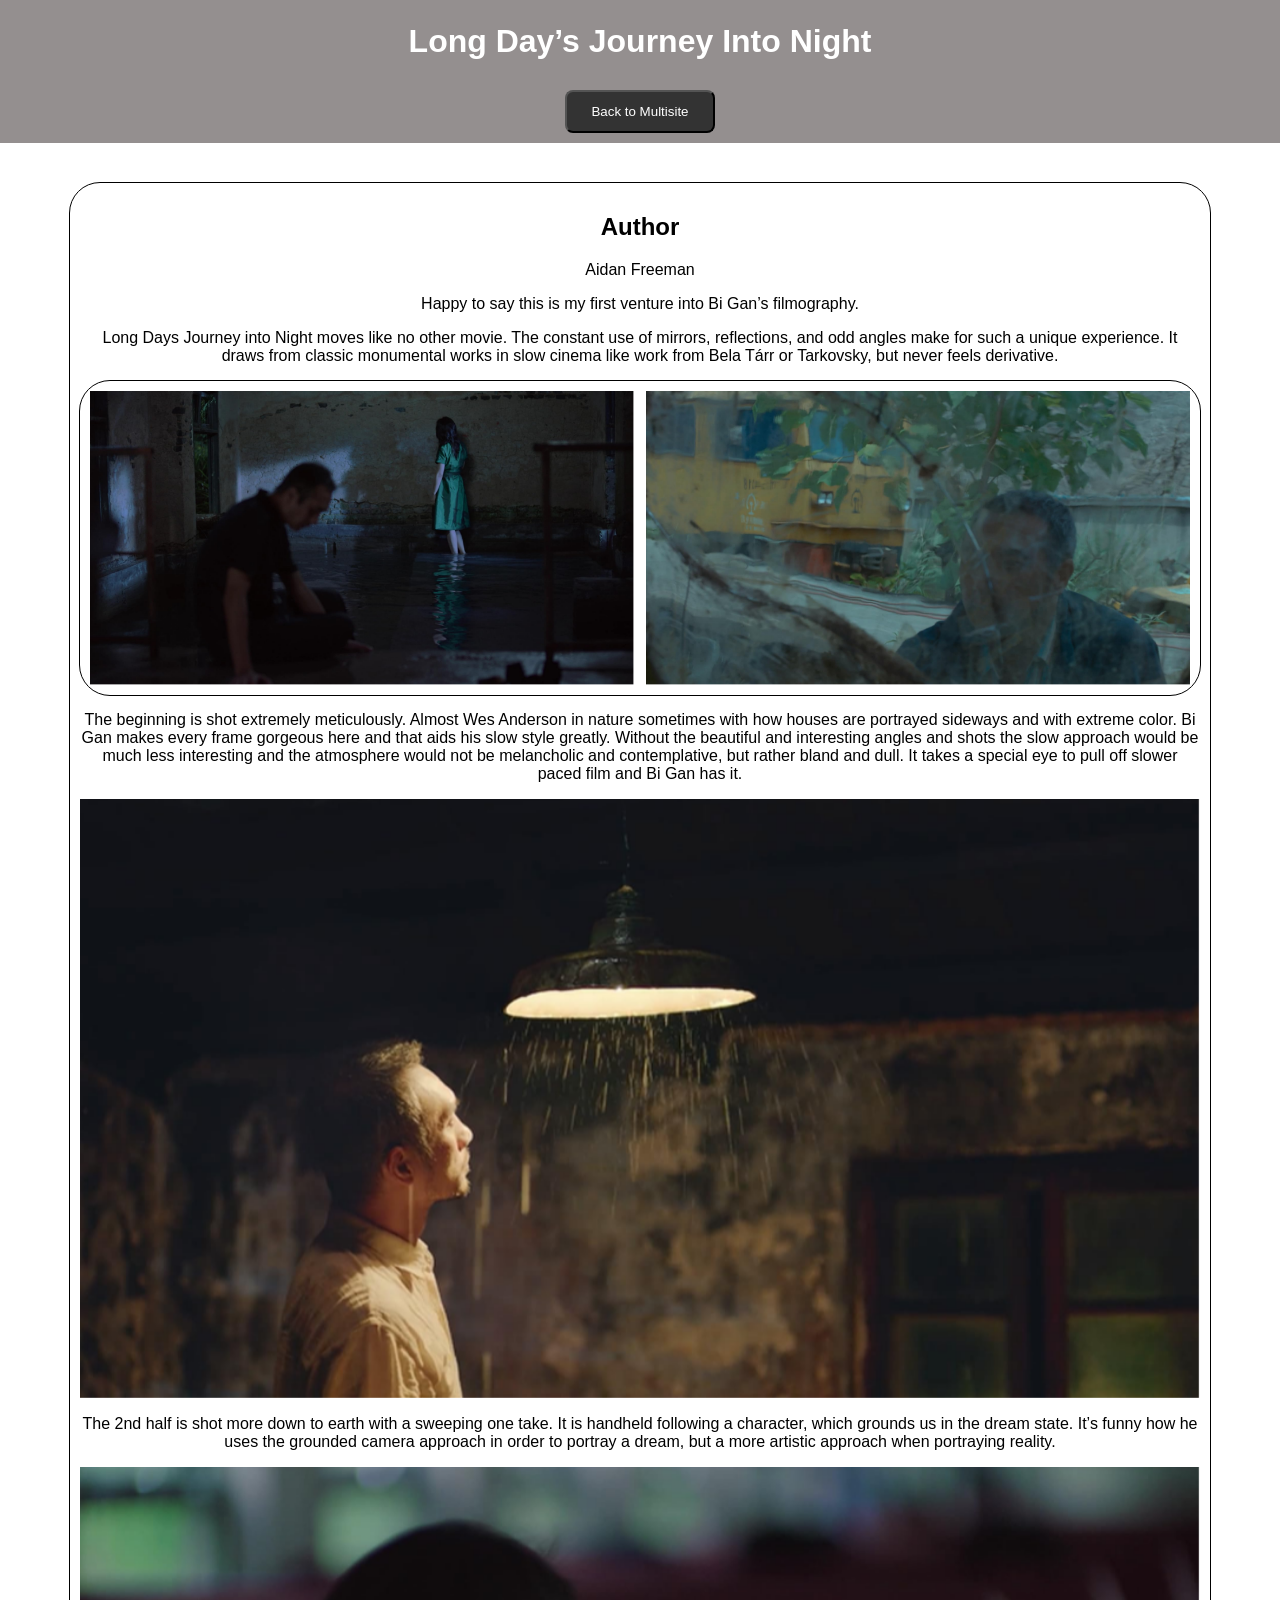
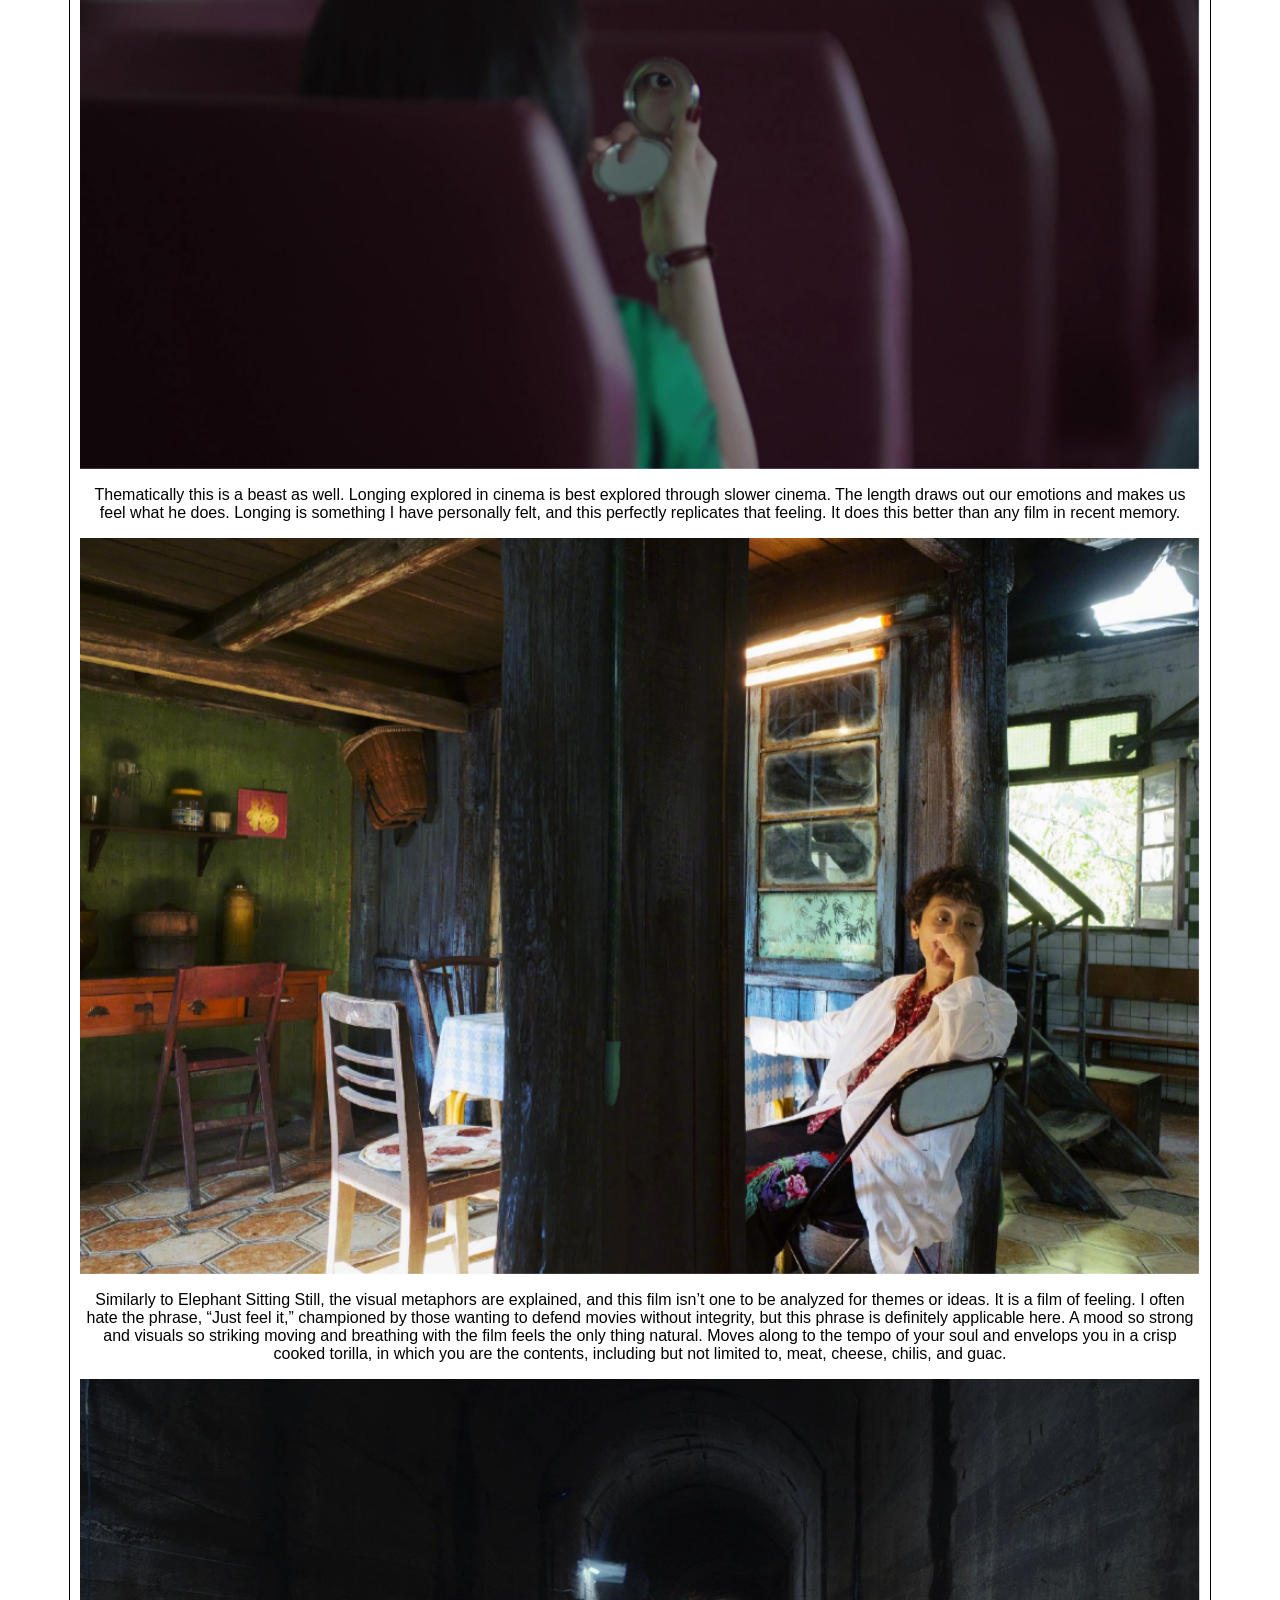
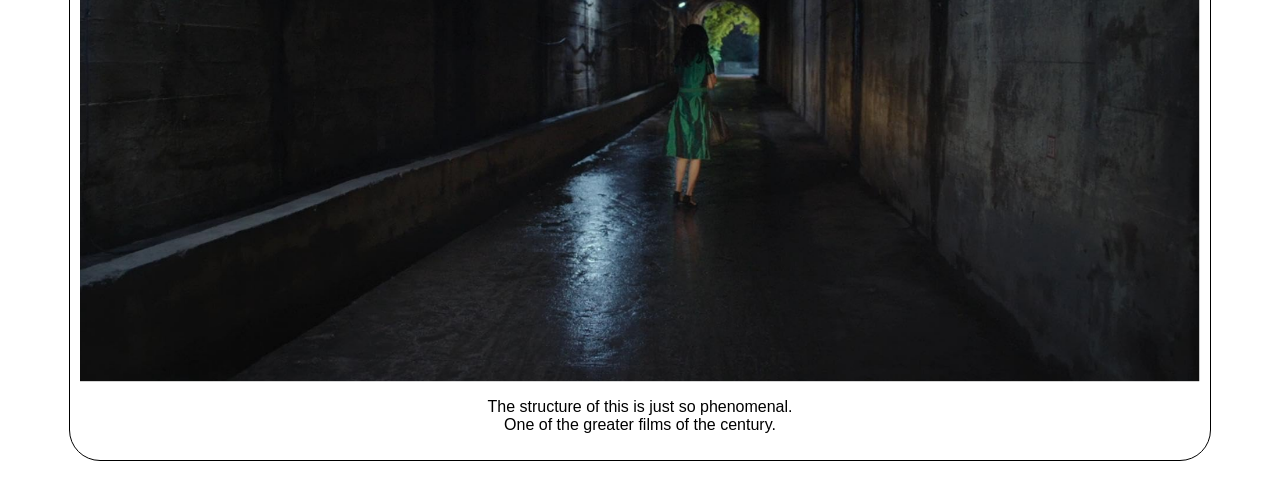
<file: Documents/Long Day’s Journey Into Night/Long Day’s Journey Into Night.html>
<!DOCTYPE html>
<html lang="en">
<head>
  <meta charset="UTF-8">
  <meta name="viewport" content="width=device-width, initial-scale=1.0">
  <meta name="description" content="A review of the film 'Long Day’s Journey Into Night.'">
  <meta name="datePublished" content="2026-07-01">
  <meta name="articleSection" content="Film">
  <meta name="author" content="Aidan Freeman">
  <meta property="og:image" content="Documents/Long Day’s Journey Into Night/Images/Long Day’s Journey Into Night Cover.jpg">
  <link rel="stylesheet" href="../Document formating.css">
  <title>Long Day’s Journey Into Night</title>
</head>
<body>
  <header>
    <h1>Long Day’s Journey Into Night</h1>
    <button class="button" onclick="window.location.href='../../multisite.html'"><span>Back to Multisite</span></button>
  </header>
  <main>
    <div>
        <section class="author-section">
          <h2>Author</h2>
          <p>Aidan Freeman</p>
        </section>
        <p>Happy to say this is my first venture into Bi Gan’s filmography.</p>
        <p>Long Days Journey into Night moves like no other movie. The constant use of mirrors, reflections, and odd angles make for such a unique experience. It draws from classic monumental works in slow cinema like work from Bela Tárr or Tarkovsky, but never feels derivative.</p>
        <div class="image-row">
          <img class="content-image" src="Images/Long Day’s Journey Into Night Picture 1.png" alt="Long Day’s Journey Into Night still 1">
          <img class="content-image" src="Images/Long Day’s Journey Into Night Picture 2.png" alt="Long Day’s Journey Into Night still 2">
        </div>
        <p>The beginning is shot extremely meticulously. Almost Wes Anderson in nature sometimes with how houses are portrayed sideways and with extreme color. Bi Gan makes every frame gorgeous here and that aids his slow style greatly. Without the beautiful and interesting angles and shots the slow approach would be much less interesting and the atmosphere would not be melancholic and contemplative, but rather bland and dull. It takes a special eye to pull off slower paced film and Bi Gan has it.</p>
        <img class="content-image" src="Images/Long Day’s Journey Into Night Picture 3.png" alt="Long Day’s Journey Into Night still 3">
        <p>The 2nd half is shot more down to earth with a sweeping one take. It is handheld following a character, which grounds us in the dream state. It’s funny how he uses the grounded camera approach in order to portray a dream, but a more artistic approach when portraying reality.</p>
        <img class="content-image" src="Images/Long Day’s Journey Into Night Picture 4.png" alt="Long Day’s Journey Into Night still 4">
        <p>Thematically this is a beast as well. Longing explored in cinema is best explored through slower cinema. The length draws out our emotions and makes us feel what he does. Longing is something I have personally felt, and this perfectly replicates that feeling. It does this better than any film in recent memory. </p>
        <img class="content-image" src="Images/Long Day’s Journey Into Night Picture 5.png" alt="Long Day’s Journey Into Night still 5">
        <p>Similarly to Elephant Sitting Still, the visual metaphors are explained, and this film isn’t one to be analyzed for themes or ideas. It is a film of feeling. I often hate the phrase, “Just feel it,” championed by those wanting to defend movies without integrity, but this phrase is definitely applicable here. A mood so strong and visuals so striking moving and breathing with the film feels the only thing natural. Moves along to the tempo of your soul and envelops you in a crisp cooked torilla, in which you are the contents, including but not limited to, meat, cheese, chilis, and guac.</p>
        <img class="content-image" src="Images/Long Day’s Journey Into Night Picture 6.png" alt="Long Day’s Journey Into Night still 6">
        <p>The structure of this is just so phenomenal. <br> One of the greater films of the century.</p>
    </div>
  </main>
</body>
</html>
<!--Happy to say this is my first venture into Bi Gan’s filmography. 

Long Days Journey into Night moves like no other movie. The constant use of mirrors, reflections, and odd angles make for such a unique experience. It draws from classic monumental works in slow cinema like work from Bela Tárr or Tarkovsky, but never feels derivative.

The beginning is shot extremely meticulously. Almost Wes Anderson in nature sometimes with how houses are portrayed sideways and with extreme color. Bi Gan makes every frame gorgeous here and that aids his slow style greatly. Without the beautiful and interesting angles and shots the slow approach would be much less interesting and the atmosphere would not be melancholic and contemplative, but rather bland and dull. It takes a special eye to pull off slower paced film and Bi Gan has it.

The 2nd half is shot more down to earth with a sweeping one take. It is handheld following a character, which grounds us in the dream state. It’s funny how he uses the grounded camera approach in order to portray a dream, but a more artistic approach when portraying reality.

Thematically this is a beast as well. Longing explored in cinema is best explored through slower cinema. The length draws out our emotions and makes us feel what he does. Longing is something I have personally felt, and this perfectly replicates that feeling. It does this better than any film in recent memory. 

Similarly to Elephant Sitting Still, the visual metaphors are explained, and this film isn’t one to be analyzed for themes or ideas. It is a film of feeling. I often hate the phrase, “Just feel it,” championed by those wanting to defend movies without integrity, but this phrase is definitely applicable here. A mood so strong and visuals so striking moving and breathing with the film feels the only thing natural. Moves along to the tempo of your soul and envelops you in a crisp cooked torilla, in which you are the contents, including but not limited to, meat, cheese, chilis, and guac.

The structure of this is just so phenomenal.

One of the greater films of the century. 

Written by Aidan Freeman-->
</file>
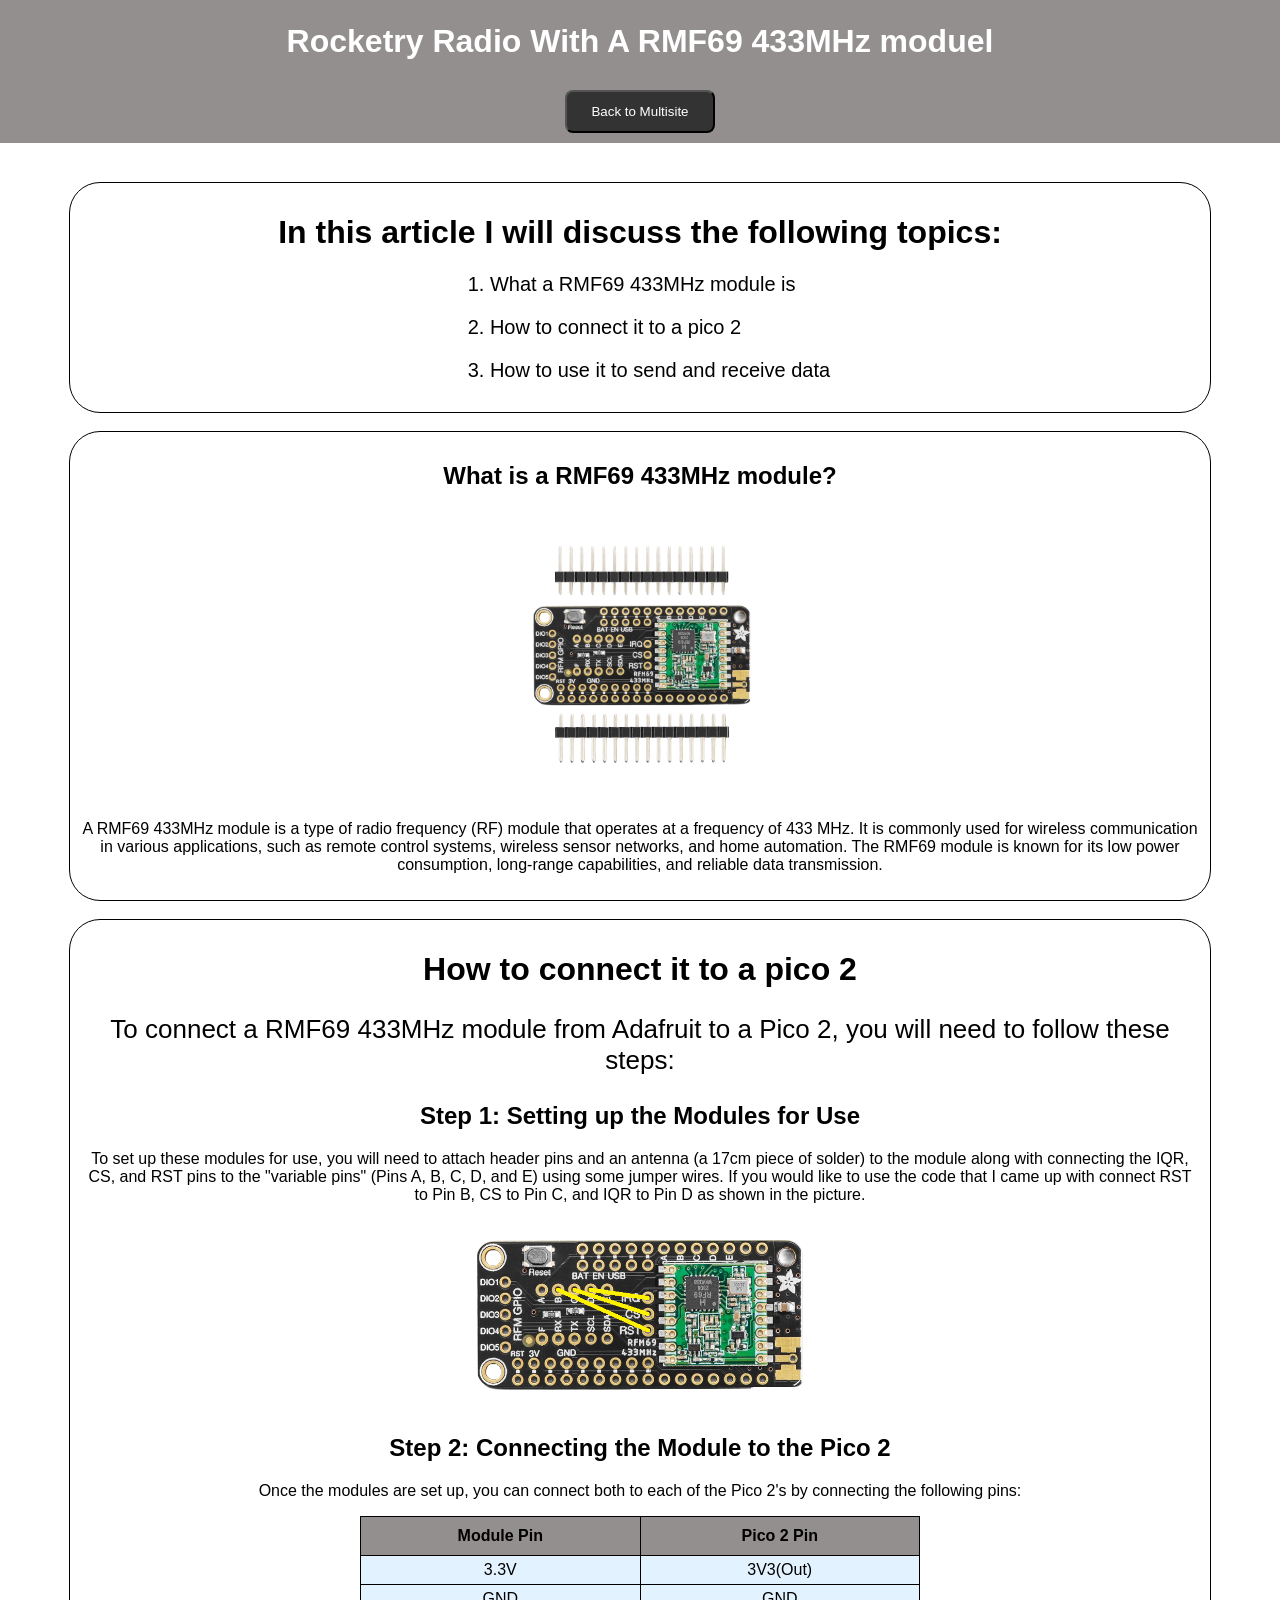
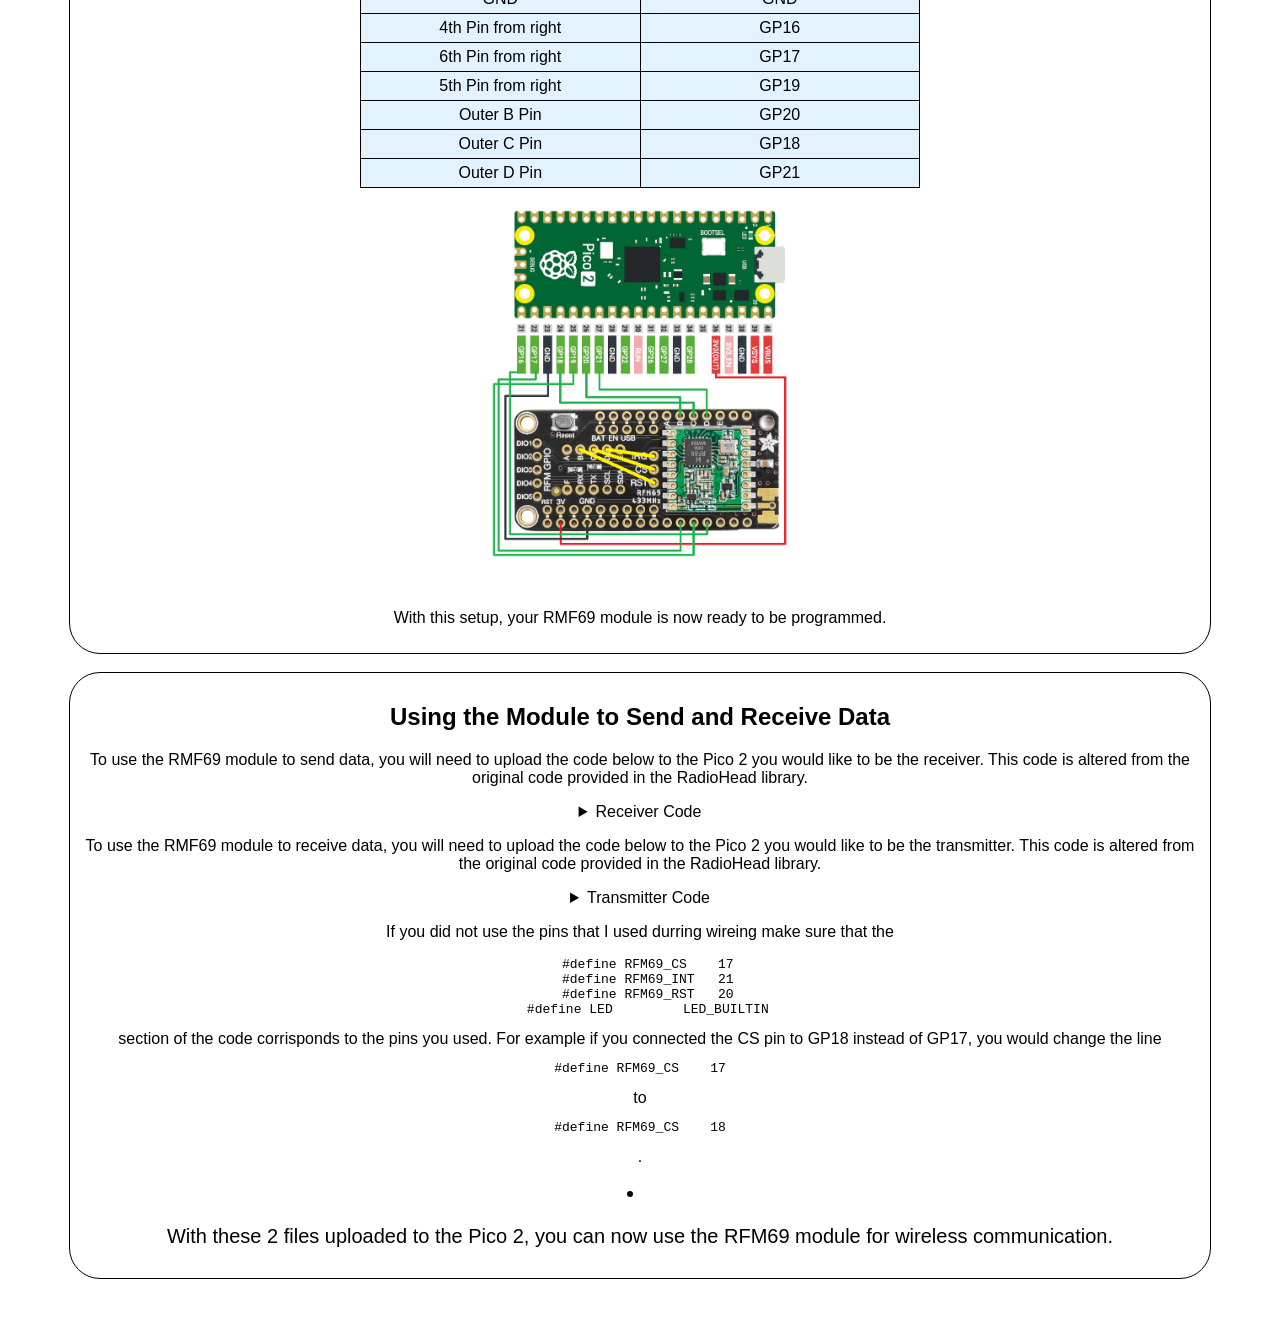
<file: Documents/Rocketry Radio Update/Rocketry Radio Update.html>
<!DOCTYPE html>
<html lang="en">
<head>
  <meta charset="UTF-8">
  <meta name="viewport" content="width=device-width, initial-scale=1.0">
  <meta name="description" content="A guide for connecting an RFM69 433MHz radio module to a Raspberry Pi Pico 2.">
  <meta name="datePublished" content="2026-06-02">
  <meta name="articleSection" content="Rocketry">
  <meta name="author" content="Nolan Rome">
  <meta property="og:image" content="Documents/Rocketry Radio Update/Images/RFM69HCW 433MHz.png">
  <link rel="stylesheet" href="../Document formating.css">
  <title>Rocketry Radio With RMF69 433MHz moduel</title>
</head>
<body>
  <header>
    <h1>Rocketry Radio With A RMF69 433MHz moduel</h1>
    <button class="button" onclick="window.location.href='../../multisite.html'"><span>Back to Multisite</span></button>
  </header>
  <main>
    <div>
      <h1>In this article I will discuss the following topics:</h1>
      <ol>
        <li>
          <p>What a RMF69 433MHz module is</p>
        </li>
        <li>
          <p>How to connect it to a pico 2</p>
        </li>
        <li>
          <p>How to use it to send and receive data</p>
        </li>
      </ol>
    </div>
    <div>
      <h2>What is a RMF69 433MHz module?</h2>
      <img class="image" src="Images/RFM69HCW 433MHz.png" alt="RMF69 module image" height="250" style="padding: 20px;">
      <p>A RMF69 433MHz module is a type of radio frequency (RF) module that operates at a frequency of 433 MHz. It is commonly used for wireless communication in various applications, such as remote control systems, wireless sensor networks, and home automation. The RMF69 module is known for its low power consumption, long-range capabilities, and reliable data transmission.</p>
    </div>
    <div>
      <h1>How to connect it to a pico 2</h1>
      <p style="font-size: 26px;">To connect a RMF69 433MHz module from Adafruit to a Pico 2, you will need to follow these steps:</p>
        <h2>Step 1: Setting up the Modules for Use</h2>
        <p>To set up these modules for use, you will need to attach header pins and an antenna (a 17cm piece of solder) to the module along with connecting the IQR, CS, and RST pins to the "variable pins" (Pins A, B, C, D, and E) using some jumper wires. If you would like to use the code that I came up with connect RST to Pin B, CS to Pin C, and IQR to Pin D as shown in the picture.</p>
        <img class="image" src="Images/RFM69HCW 433MHz - Copy.png" alt="RMF69 module with header pins and connections" height="150" style="padding: 20px;">
      
        <h2>Step 2: Connecting the Module to the Pico 2</h2>
        <p>Once the modules are set up, you can connect both to each of the Pico 2's by connecting the following pins:</p>
        <table>
          <tr id="table-header">
            <th>Module Pin</th>
            <th>Pico 2 Pin</th>
          </tr>
          <tr>
            <td>3.3V</td>
            <td>3V3(Out)</td>
          </tr>
          <tr>
            <td>GND</td>
            <td>GND</td>
          </tr>
          <tr>
            <td>4th Pin from right</td>
            <td>GP16</td>
          </tr>
          <tr>
            <td>6th Pin from right</td>
            <td>GP17</td>
          </tr>
          <tr>
            <td>5th Pin from right</td>
            <td>GP19</td>
          </tr>
          <tr>
            <td>Outer B Pin</td>
            <td>GP20</td>
          </tr>
          <tr>
            <td>Outer C Pin</td>
            <td>GP18</td>
          </tr>
          <tr>
            <td>Outer D Pin</td>
            <td>GP21</td>
          </tr>
        </table>
        <img class="image" src="Images/RFM69HCW 433MHz - Copy copy.png" alt="RMF69 module connected to Pico 2" width="300" style="padding: 20px;">
        <p>With this setup, your RMF69 module is now ready to be programmed.</p>
        
    </div>
    <div>
     <h2>Using the Module to Send and Receive Data</h2>
        <p>To use the RMF69 module to send data, you will need to upload the code below to the Pico 2 you would like to be the receiver. This code is altered from the original code provided in the RadioHead library.</p>
        <details class="code-box">
          <summary>Receiver Code</summary>
          
          <pre><code>// rf69 demo tx rx.pde
  // -*- mode: C++ -*-
  // Example sketch showing how to create a simple messaging client
  // with the RH_RF69 class. RH_RF69 class does not provide for addressing
  // or reliability, so you should only use RH_RF69 if you do not need the
  // higher level messaging abilities.
  // It is designed to work with the other example RadioHead69_RawDemo_TX.
  // Demonstrates the use of AES encryption, setting the frequency and
  // modem configuration.

  #include <SPI.h>
  #include <RH_RF69.h>

  /************ Radio Setup ***************/

  // Change to 434.0 or other frequency, must match RX's freq!
  #define RF69_FREQ 433.0

  // First 3 here are boards w/radio BUILT-IN. Boards using FeatherWing follow.
  #if defined (__AVR_ATmega32U4__)  // Feather 32u4 w/Radio
  #define RFM69_CS    8
  #define RFM69_INT   7
  #define RFM69_RST   4
  #define LED        13

  #elif defined(ADAFRUIT_FEATHER_M0) || defined(ADAFRUIT_FEATHER_M0_EXPRESS) || defined(ARDUINO_SAMD_FEATHER_M0)  // Feather M0 w/Radio
  #define RFM69_CS    8
  #define RFM69_INT   3
  #define RFM69_RST   4
  #define LED        13

  #elif defined(ARDUINO_ADAFRUIT_FEATHER_RP2040_RFM)  // Feather RP2040 w/Radio
  #define RFM69_CS   16
  #define RFM69_INT  21
  #define RFM69_RST  17
  #define LED        LED_BUILTIN

  #elif defined (__AVR_ATmega328P__)  // Feather 328P w/wing
  #define RFM69_CS    4  //
  #define RFM69_INT   3  //
  #define RFM69_RST   2  // "A"
  #define LED        13

  #elif defined(ESP8266)  // ESP8266 feather w/wing
  #define RFM69_CS    2  // "E"
  #define RFM69_INT  15  // "B"
  #define RFM69_RST  16  // "D"
  #define LED         0

  #elif defined(ARDUINO_ADAFRUIT_FEATHER_ESP32S2) || defined(ARDUINO_NRF52840_FEATHER) || defined(ARDUINO_NRF52840_FEATHER_SENSE)
  #define RFM69_CS   10  // "B"
  #define RFM69_INT   9  // "A"
  #define RFM69_RST  11  // "C"
  #define LED        13

  #elif defined(ESP32)  // ESP32 feather w/wing
  #define RFM69_CS   33  // "B"
  #define RFM69_INT  27  // "A"
  #define RFM69_RST  13  // same as LED
  #define LED        13

  #elif defined(ARDUINO_NRF52832_FEATHER)  // nRF52832 feather w/wing
  #define RFM69_CS   11  // "B"
  #define RFM69_INT  31  // "C"
  #define RFM69_RST   7  // "A"
  #define LED        17

  #endif

  /* Teensy 3.x w/wing
  #define RFM69_CS     10  // "B"
  #define RFM69_INT     4  // "C"
  #define RFM69_RST     9  // "A"
  #define RFM69_IRQN   digitalPinToInterrupt(RFM69_INT)
  */

  /* WICED Feather w/wing
  #define RFM69_CS     PB4  // "B"
  #define RFM69_INT    PA15 // "C"
  #define RFM69_RST    PA4  // "A"
  #define RFM69_IRQN   RFM69_INT
  */

  #define RFM69_CS    17
  #define RFM69_INT   21
  #define RFM69_RST   20
  #define LED         LED_BUILTIN

  // Singleton instance of the radio driver
  RH_RF69 rf69(RFM69_CS, RFM69_INT);

  void setup() {
  Serial.begin(115200);
  //while (!Serial) delay(1); // Wait for Serial Console (comment out line if no computer)

  pinMode(LED, OUTPUT);
  pinMode(RFM69_RST, OUTPUT);
  digitalWrite(RFM69_RST, LOW);

  Serial.println("Feather RFM69 RX Test!");
  Serial.println();

  // manual reset
  digitalWrite(RFM69_RST, HIGH);
  delay(10);
  digitalWrite(RFM69_RST, LOW);
  delay(10);

  if (!rf69.init()) {
    Serial.println("RFM69 radio init failed");
    while (1);
  }
  Serial.println("RFM69 radio init OK!");

  // Defaults after init are 434.0MHz, modulation GFSK_Rb250Fd250, +13dbM (for low power module)
  // No encryption
  if (!rf69.setFrequency(RF69_FREQ)) {
    Serial.println("setFrequency failed");
  }

  // If you are using a high power RF69 eg RFM69HW, you *must* set a Tx power with the
  // ishighpowermodule flag set like this:
  rf69.setTxPower(20, true);  // range from 14-20 for power, 2nd arg must be true for 69HCW

  // The encryption key has to be the same as the one in the server
  uint8_t key[] = { 0x01, 0x02, 0x03, 0x04, 0x05, 0x06, 0x07, 0x08,
                    0x01, 0x02, 0x03, 0x04, 0x05, 0x06, 0x07, 0x08};
  rf69.setEncryptionKey(key);

  Serial.print("RFM69 radio @");  Serial.print((int)RF69_FREQ);  Serial.println(" MHz");
  }

  void loop() {
  if (rf69.available()) {
    // Should be a message for us now
    uint8_t buf[RH_RF69_MAX_MESSAGE_LEN];
    uint8_t len = sizeof(buf);
    if (rf69.recv(buf, &len)) {
      if (!len) return;
      buf[len] = 0;
      Serial.print("Received [");
      Serial.print(len);
      Serial.print("]: ");
      Serial.println((char*)buf);
      Serial.print("RSSI: ");
      Serial.println(rf69.lastRssi(), DEC);

      if (strstr((char *)buf, "Hello World")) {
        // Send a reply!
        uint8_t data[] = "And hello back to you";
        rf69.send(data, sizeof(data));
        Serial.println("Sending a reply");
        rf69.waitPacketSent();
        Blink(LED, 40, 3); // blink LED 3 times, 40ms between blinks
      }
    } else {
      Serial.println("Receive failed");
    }
  }
  }

  void Blink(byte pin, byte delay_ms, byte loops) {
  while (loops--) {
    digitalWrite(pin, HIGH);
    delay(delay_ms);
    digitalWrite(pin, LOW);
    delay(delay_ms);
  }
  }
          </code></pre>
        </details>
        <p>To use the RMF69 module to receive data, you will need to upload the code below to the Pico 2 you would like to be the transmitter. This code is altered from the original code provided in the RadioHead library.</p>
        <details class="code-box">
          <summary>Transmitter Code</summary>
          <pre><code>// rf69 demo tx rx.pde
  // -*- mode: C++ -*-
  // Example sketch showing how to create a simple messaging client
  // with the RH_RF69 class. RH_RF69 class does not provide for addressing
  // or reliability, so you should only use RH_RF69 if you do not need the
  // higher level messaging abilities.
  // It is designed to work with the other example RadioHead69_RawDemo_RX.
  // Demonstrates the use of AES encryption, setting the frequency and
  // modem configuration.

  #include <SPI.h>
  #include <RH_RF69.h>

  /************ Radio Setup ***************/

  // Change to 434.0 or other frequency, must match RX's freq!
  #define RF69_FREQ 433.0

  // First 3 here are boards w/radio BUILT-IN. Boards using FeatherWing follow.
  #if defined (__AVR_ATmega32U4__)  // Feather 32u4 w/Radio
  #define RFM69_CS    8
  #define RFM69_INT   7
  #define RFM69_RST   4
  #define LED        13

  #elif defined(ADAFRUIT_FEATHER_M0) || defined(ADAFRUIT_FEATHER_M0_EXPRESS) || defined(ARDUINO_SAMD_FEATHER_M0)  // Feather M0 w/Radio
  #define RFM69_CS    8
  #define RFM69_INT   3
  #define RFM69_RST   4
  #define LED        13

  #elif defined(ARDUINO_ADAFRUIT_FEATHER_RP2040_RFM)  // Feather RP2040 w/Radio
  #define RFM69_CS   16
  #define RFM69_INT  21
  #define RFM69_RST  17
  #define LED        LED_BUILTIN

  #elif defined (__AVR_ATmega328P__)  // Feather 328P w/wing
  #define RFM69_CS    4  //
  #define RFM69_INT   3  //
  #define RFM69_RST   2  // "A"
  #define LED        13

  #elif defined(ESP8266)  // ESP8266 feather w/wing
  #define RFM69_CS    2  // "E"
  #define RFM69_INT  15  // "B"
  #define RFM69_RST  16  // "D"
  #define LED         0

  #elif defined(ARDUINO_ADAFRUIT_FEATHER_ESP32S2) || defined(ARDUINO_NRF52840_FEATHER) || defined(ARDUINO_NRF52840_FEATHER_SENSE)
  #define RFM69_CS   10  // "B"
  #define RFM69_INT   9  // "A"
  #define RFM69_RST  11  // "C"
  #define LED        13

  #elif defined(ESP32)  // ESP32 feather w/wing
  #define RFM69_CS   33  // "B"
  #define RFM69_INT  27  // "A"
  #define RFM69_RST  13  // same as LED
  #define LED        13

  #elif defined(ARDUINO_NRF52832_FEATHER)  // nRF52832 feather w/wing
  #define RFM69_CS   11  // "B"
  #define RFM69_INT  31  // "C"
  #define RFM69_RST   7  // "A"
  #define LED        17

  #endif

  /* Teensy 3.x w/wing
  #define RFM69_CS     10  // "B"
  #define RFM69_INT     4  // "C"
  #define RFM69_RST     9  // "A"
  #define RFM69_IRQN   digitalPinToInterrupt(RFM69_INT)
  */

  /* WICED Feather w/wing
  #define RFM69_CS     PB4  // "B"
  #define RFM69_INT    PA15 // "C"
  #define RFM69_RST    PA4  // "A"
  #define RFM69_IRQN   RFM69_INT
  */

  #define RFM69_CS    17
  #define RFM69_INT   21
  #define RFM69_RST   20
  #define LED         LED_BUILTIN

  // Singleton instance of the radio driver
  RH_RF69 rf69(RFM69_CS, RFM69_INT);

  int16_t packetnum = 0;  // packet counter, we increment per xmission

  void setup() {
  Serial.begin(115200);
  //while (!Serial) delay(1); // Wait for Serial Console (comment out line if no computer)

  pinMode(53, OUTPUT);

  pinMode(LED, OUTPUT);
  pinMode(RFM69_RST, OUTPUT);
  digitalWrite(RFM69_RST, LOW);

  Serial.println("Feather RFM69 TX Test!");
  Serial.println();

  // manual reset
  digitalWrite(RFM69_RST, HIGH);
  delay(10);
  digitalWrite(RFM69_RST, LOW);
  delay(10);

  if (!rf69.init()) {
    Serial.println("RFM69 radio init failed");
    while (1);
  }
  Serial.println("RFM69 radio init OK!");
  // Defaults after init are 434.0MHz, modulation GFSK_Rb250Fd250, +13dbM (for low power module)
  // No encryption
  if (!rf69.setFrequency(RF69_FREQ)) {
    Serial.println("setFrequency failed");
  }

  // If you are using a high power RF69 eg RFM69HW, you *must* set a Tx power with the
  // ishighpowermodule flag set like this:
  rf69.setTxPower(20, true);  // range from 14-20 for power, 2nd arg must be true for 69HCW

  // The encryption key has to be the same as the one in the server
  uint8_t key[] = { 0x01, 0x02, 0x03, 0x04, 0x05, 0x06, 0x07, 0x08,
                    0x01, 0x02, 0x03, 0x04, 0x05, 0x06, 0x07, 0x08};
  rf69.setEncryptionKey(key);

  Serial.print("RFM69 radio @");  Serial.print((int)RF69_FREQ);  Serial.println(" MHz");
  }

  void loop() {
  delay(1000);  // Wait 1 second between transmits, could also 'sleep' here!

  char radiopacket[20] = "Hello World #";
  itoa(packetnum++, radiopacket+13, 10);
  Serial.print("Sending "); Serial.println(radiopacket);

  // Send a message!
  rf69.send((uint8_t *)radiopacket, strlen(radiopacket));
  rf69.waitPacketSent();

  // Now wait for a reply
  uint8_t buf[RH_RF69_MAX_MESSAGE_LEN];
  uint8_t len = sizeof(buf);

  if (rf69.waitAvailableTimeout(500)) {
    if (rf69.recv(buf, &len)) {
      Serial.print("Got a reply: ");
      Serial.println((char*)buf);
      Blink(LED, 50, 3);
    } else {
      Serial.println("Receive failed");
    }
  } else {
    Serial.println("No reply, is another RFM69 listening?");
  }
  }

  void Blink(byte pin, byte delay_ms, byte loops) {
  while (loops--) {
    digitalWrite(pin, HIGH);
    delay(delay_ms);
    digitalWrite(pin, LOW);
    delay(delay_ms);
  }
  }
          </code></pre>
        </details>
        <p>If you did not use the pins that I used durring wireing make sure that the <pre><code>  #define RFM69_CS    17
  #define RFM69_INT   21
  #define RFM69_RST   20
  #define LED         LED_BUILTIN</code></pre> section of the code corrisponds to the pins you used. For example if you connected the CS pin to GP18 instead of GP17, you would change the line <pre><code>#define RFM69_CS    17</code></pre> to <pre><code>#define RFM69_CS    18</code></pre>.</p>
      </li>
      <li>
        <p>With these 2 files uploaded to the Pico 2, you can now use the RFM69 module for wireless communication.</p>
    </div>
  </main>
</body>
</html>
</file>
<file: style.css>
body {
    margin: 0;
    font-family: Arial, sans-serif;
    background-color: rgb(218, 242, 255);
}

main {
    padding: 20px;
    text-align: center;
}

.home-fullscreen {
    width: 100vw;
    height: 100vh;
    display: flex;
    justify-content: center;
    align-items: center;
    background: linear-gradient(135deg, #356272 0%, #243b55 100%);
    color: white;
    margin: 0;
    padding: 0;
}

.home-center {
    text-align: center;
    max-width: 720px;
    padding: 40px;
}

.home-center h1 {
    font-size: 4rem;
    margin-bottom: 16px;
}

.home-center p {
    font-size: 1.25rem;
    margin-bottom: 32px;
    opacity: 0.9;
}

.home-buttons {
    display: flex;
    justify-content: center;
    gap: 24px;
    flex-wrap: wrap;
}

.button-large {
    padding: 20px 36px;
    font-size: 1.1rem;
}

.button {
    display: inline-block;
    padding: 12px 24px;
    margin: 8px 0;
    background-color: #333;
    color: #fff;
    text-decoration: none;
    border-radius: 8px;
    transition: background-color 0.25s ease;
}

.contributors-list {
    list-style: none;
    padding: 0;
    margin: 0 auto 24px;
    display: inline-flex;
    justify-content: center;
}

.contributors-list li {
    margin: 0;
}

.contributors-list li a {
    display: inline-flex;
    align-items: center;
    justify-content: center;
    min-width: 180px;
    padding: 12px 24px;
    background-color: rgba(255, 255, 255, 0.15);
    color: white;
    border-radius: 999px;
    text-decoration: none;
    transition: background-color 0.25s ease, transform 0.2s ease;
}

.contributors-list li a:hover {
    background-color: rgba(255, 255, 255, 0.3);
    transform: translateY(-1px);
}

.button:hover {
    background-color: #555;
}

.button:hover {
    background-color: #555;
}

a {
    color: inherit;
    text-decoration: underline;
}
</file>
<file: MultisiteStyle.css>
body {
    margin: 0;
    font-family: Arial, sans-serif;
    background-color: #f5f5f5;
}
header {
    background-color: #333;
    color: white;
    padding: 20px;
    text-align: center;
}
main {
    padding: 20px;
    text-align: center;
}
.testflex {
    display: flex;
    justify-content: center;
    align-items: center;
    height: 200px;
    background-color: #b32121;
    border-radius: 10px;
}
</file>
<file: multisite.css>
body {
    margin: 0;
    font-family: Arial, sans-serif;
    background-color: rgb(218, 242, 255);
}

header {
    background-color: rgb(148, 143, 143);
    color: white;
    padding: 20px;
    text-align: center;
}

main {
    padding: 20px;
    text-align: center;
}

.postflex {
    margin-left: calc(10vw - 20px);
    display: flex;
    position: relative;
    justify-content: center;
    align-items: center;
    height: 60vh;
    width: 80vw;
    background-color: #b32121;
    border-radius: 10px;
}

.post-meta,
.post-type,
.post-date {
    margin: 6px 0;
    color: #fff;
    font-size: 0.95rem;
}

.post-type {
    font-weight: bold;
    text-transform: capitalize;
}

.post-author {
    margin: 6px 0;
    color: #828282;
    font-size: 0.95rem;
    font-style: italic;
}

.postflex.latest {
    margin: 24px auto;
    width: 80vw;
    min-height: 60vh;
    background-color: #b32121;
}

.section-posts {
    display: flex;
    flex-direction: column;
    gap: 20px;
    align-items: center;
    padding-bottom: 20px;
}

.post-grid {
    display: grid;
    grid-template-columns: repeat(auto-fit, minmax(260px, 1fr));
    gap: 18px;
    justify-items: center;
    margin-top: 16px;
}

.latest-post-card {
    background-color: #fff;
    border-radius: 12px;
    box-shadow: 0 2px 12px rgba(0, 0, 0, 0.12);
    padding: 18px;
    text-align: left;
    max-width: 720px;
    width: 100%;
}

.latest-post-card h3 {
    margin: 0 0 10px;
    font-size: 1.1rem;
}

.latest-post-card p {
    margin: 0 10px 10px;
    color: #333;
}

.post-date {
    color: #fff;
    font-size: 0.95rem;
    margin: 6px 0 12px;
}

.postimage {
    display: flex;
    height: 20vw;
    position: absolute;
    top: 5vh;
    z-index: 2;
}

.post-copy {
    position: absolute;
    bottom: 2vh;
    left: 20px;
    right: 20px;
    z-index: 1;
    text-align: center;
    color: black;
}

.posttext,
.post-author {
    margin: 0 0 6px;
}

.image {
    width: 100%;
    height: 100%;
}

.tablink {
    background-color: #555;
    color: white;
    cursor: pointer;
    font-size: 17px;
    width: 10vw;
    height: 5vh;
    border-radius: 8px;
}

.tablink:hover {
    box-shadow: 0 8px 16px 0 rgba(0,0,0,0.6);
}

.tablink span {
    position: relative;
    display: inline-block;
}

.tablink:active span {
    top: 2px;
}

.section {
    position: absolute;
    top: 1vh;
    z-index: 3;
}

.section h3 {
    padding: 0;
    margin: 0;
}

a {
    color: inherit;
    text-decoration: underline;
}

.site-nav,
.home-nav {
    display: flex;
    justify-content: center;
    gap: 12px;
    margin-top: 15px;
}

.button {
    display: inline-block;
    padding: 12px 24px;
    margin: 8px 0;
    background-color: #333;
    color: #fff;
    text-decoration: none;
    border-radius: 8px;
    transition: background-color 0.25s ease;
}

.button:hover {
    background-color: #555;
}

.tab-buttons {
    margin-top: 16px;
    display: flex;
    justify-content: center;
    gap: 10px;
    flex-wrap: wrap;
}

.tabcontent {
    display: none;
    padding: 20px 0;
}
</file>
<file: Nolan.css>
html {
  scroll-behavior: smooth;
}

body {
  font-family: Arial, sans-serif;
  margin: 0;
  padding: 0;
  background: #f4f4f8;
  color: #222;
}

body::before {
  content: "";
  position: fixed;
  inset: 0;

  background-image:
    linear-gradient(rgba(0,0,0,0.05) 2px, transparent 2px),
    linear-gradient(90deg, rgba(0,0,0,0.05) 2px, transparent 2px);

  background-size: 80px 80px;
  animation: gridMove 5s linear infinite;

  pointer-events: none;
  z-index: -1;
}

.container {
  max-width: 960px;
  margin: 0 auto;
  padding: 20px;
}

.header {
  background: #ffffff;
  border-bottom: 1px solid #ddd;
  border-radius: 10px;
  padding: 24px;
}

.bio h1 {
  margin: 0 0 10px;
}

.bio p {
  margin: 0;
  color: #555;
}

.buttons {
  display: flex;
  flex-wrap: wrap;
  gap: 10px;
  margin-top: 18px;
}

.buttons a {
  display: inline-block;
  text-decoration: none;
  background: #007acc;
  color: #ffffff;
  padding: 12px 18px;
  border-radius: 8px;
  transition: background .2s ease;
}

.buttons a:hover {
  background: #005fa3;
}

.section {
  background: #ffffff;
  border: 1px solid #ddd;
  border-radius: 10px;
  padding: 24px;
  margin-top: 20px;
}

.section h2 {
  margin-top: 0;
}

.project-summary {
  margin-top: 24px;
}

.project-total {
  display: flex;
  justify-content: space-between;
  align-items: center;
  background: #f3f7ff;
  border: 1px solid #dbe7ff;
  border-radius: 10px;
  padding: 14px 18px;
  margin-bottom: 18px;
  font-weight: 600;
}

.project-list {
  display: grid;
  gap: 16px;
}

.project {
  background: #fefefe;
  border: 1px solid #e5e7eb;
  border-radius: 12px;
  padding: 18px;
}

.project[data-status="logged"] {
  background: #e6f3ff;
  border-color: #b3d9ff;
}

.project[data-status="not-logged"] {
  background: #ffe6cc;
  border-color: #ffccaa;
}

.project-bar {
  background: #e5e7eb;
  border-radius: 999px;
  height: 14px;
  overflow: hidden;
  position: relative;
}

.project[data-status="not-logged"] .project-bar {
  background: #ffcccc;
}

.project-fill {
  position: absolute;
  top: 0;
  left: 0;
  width: 0;
  height: 100%;
  transition: width 0.6s ease;
  border-radius: inherit;
}

.project-fill-logged {
  z-index: 2;
  background: linear-gradient(90deg, #007acc, #005fa3);
}

.project-fill-unlogged {
  z-index: 1;
  background: linear-gradient(90deg, #ff4444, #cc0000);
}

.project[data-status="not-logged"] .project-bar::after {
  content: "";
  position: absolute;
  top: 50%;
  left: 0;
  right: 0;
  height: 2px;
  background: #cc0000;
  transform: translateY(-50%);
}

.project-label {
  font-size: 1rem;
  font-weight: 700;
  margin-bottom: 8px;
}

.project-meta {
  display: flex;
  justify-content: space-between;
  align-items: center;
  color: #555;
  margin-bottom: 12px;
}

.project-meta-left {
  display: flex;
  align-items: center;
}

.project-hours {
  font-weight: 600;
  font-size: 0.95rem;
  line-height: 1.2;
}

.project-meta-middle {
  flex: 1;
  display: flex;
  justify-content: center;
  align-items: center;
}

.project-status {
  line-height: 1.2;
}

.project-meta-right {
  display: flex;
  flex-direction: column;
  align-items: flex-end;
  gap: 4px;
}

.project-percent-stack {
  display: inline-flex;
  flex-direction: column;
  align-items: flex-end;
  gap: 2px;
}

.project-percent-total {
  font-weight: 700;
  font-size: 0.95rem;
}

.project-percent-local {
  font-size: 0.8rem;
  color: #666;
}

.project-hours-detail {
  font-size: 0.85rem;
  color: #666;
}

.project-status {
  font-size: 0.85rem;
  font-weight: 600;
  text-transform: uppercase;
  letter-spacing: 0.5px;
}

.project[data-status="logged"] .project-status {
  color: #0066cc;
}

.project[data-status="not-logged"] .project-status {
  color: #cc6600;
}

@keyframes gridMove {
  from {
    background-position: 0 0;
  }
  to {
    background-position: 80px 80px;
  }
}
</file>
<file: rocketry_radio_update_june2nd26.css>
body {
    margin: 0;
    font-family: Arial, sans-serif;
    background-color: rgb(255, 255, 255);
}
header{
    background-color: rgb(148, 143, 143);
    color: white;
    padding: 2px;
    margin: 0;
    text-align: center;
}
main {
    padding: 20px;
}
main div {
    margin: 20px 50px;
    outline: 1px solid black;
    border-radius: 30px;
    padding: 10px;
    text-align: center;
}
main div li{
    font-size: 20px;
}
table {
    width: 50%;
    border-collapse: collapse;
        margin: 0 auto;
}
table, th, td {
    border: 1px solid black;
    text-align: center;
}
#table-header {
    background-color: rgb(148, 143, 143);
}
th {
    padding: 10px;
    width: 50%;
}
td{
    padding: 5px;
    background-color: rgb(227, 242, 255);
}
ol {
    font-size: 1.3rem;
    width: fit-content;
    margin: 0 auto;
    text-align: left;
}
.button {
  display: inline-block;
  padding: 12px 24px;
  margin: 8px 0;
  background-color: #333;
  color: #fff;
  text-decoration: none;
  border-radius: 8px;
  transition: background-color 0.25s ease;
}
</file>
<file: Documents/Document formating.css>
body {
    margin: 0;
    font-family: Arial, sans-serif;
    background-color: rgb(255, 255, 255);
}
header{
    background-color: rgb(148, 143, 143);
    color: white;
    padding: 2px;
    margin: 0;
    text-align: center;
}
main {
    padding: 20px;
}
main div {
    margin: 20px 50px;
    outline: 1px solid black;
    border-radius: 30px;
    padding: 10px;
    text-align: center;
}
main div li{
    font-size: 20px;
}
table {
    width: 50%;
    border-collapse: collapse;
        margin: 0 auto;
}
table, th, td {
    border: 1px solid black;
    text-align: center;
}
#table-header {
    background-color: rgb(148, 143, 143);
}
th {
    padding: 10px;
    width: 50%;
}
td{
    padding: 5px;
    background-color: rgb(227, 242, 255);
}
ol {
    font-size: 1.3rem;
    width: fit-content;
    margin: 0 auto;
    text-align: left;
}
.button {
  display: inline-block;
  padding: 12px 24px;
  margin: 8px 0;
  background-color: #333;
  color: #fff;
  text-decoration: none;
  border-radius: 8px;
  transition: background-color 0.25s ease;
}
main div .image-row {
    display: flex;
    flex-wrap: wrap;
    gap: 12px;
    margin: 1rem 0;
}

main div .image-row img,
main div > .content-image {
    width: 100%;
    height: auto;
    display: block;
    object-fit: cover;
    margin: 0;
}

main div .image-row img {
    flex: 0 0 calc(50% - 6px);
    width: calc(50% - 6px);
}

main div > .content-image {
    margin: 1rem 0;
    width: 100%;
}
</file>
